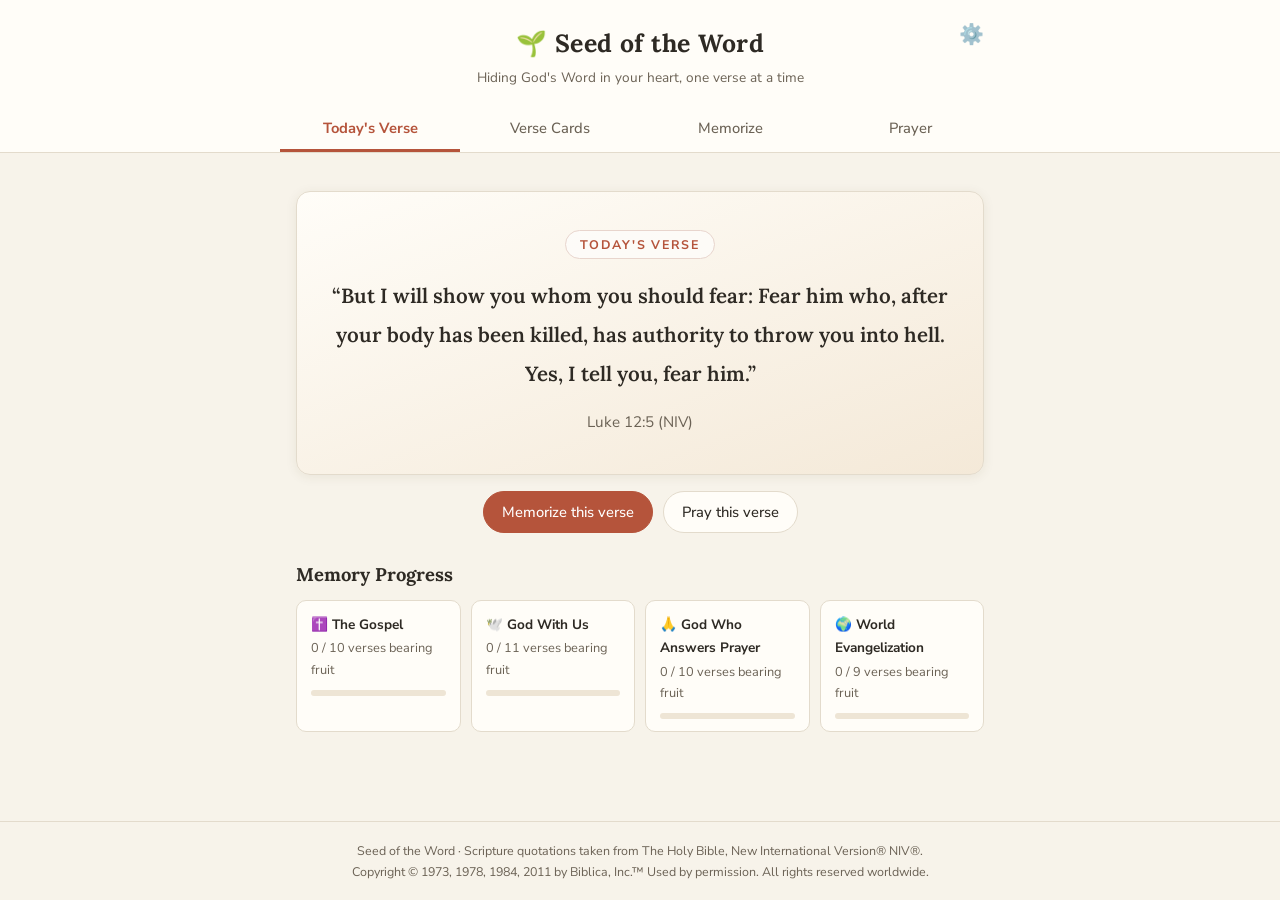
<file: index.html>
<!DOCTYPE html>
<html lang="en">
<head>
  <meta charset="UTF-8">
  <meta name="viewport" content="width=device-width, initial-scale=1.0">
  <title>Seed of the Word — Scripture Memory</title>
  <link rel="icon" href="data:image/svg+xml,<svg xmlns=%22http://www.w3.org/2000/svg%22 viewBox=%220 0 100 100%22><text y=%22.9em%22 font-size=%2290%22>🌱</text></svg>">
  <link rel="preconnect" href="https://fonts.googleapis.com">
  <link rel="preconnect" href="https://fonts.gstatic.com" crossorigin>
  <link href="https://fonts.googleapis.com/css2?family=Lora:ital,wght@0,400;0,600;0,700;1,400&family=Nunito+Sans:wght@400;600;700&display=swap" rel="stylesheet">
  <link rel="stylesheet" href="styles.css">
</head>
<body>

  <header class="app-header">
    <div class="header-inner">
      <h1 class="app-title">🌱 Seed of the Word</h1>
      <p class="app-subtitle">Hiding God's Word in your heart, one verse at a time</p>
      <button id="btn-settings" class="icon-btn" title="Settings (API keys)">⚙️</button>
    </div>
    <nav class="tabs">
      <button class="tab active" data-view="home">Today's Verse</button>
      <button class="tab" data-view="browse">Verse Cards</button>
      <button class="tab" data-view="memorize">Memorize</button>
      <button class="tab" data-view="prayer">Prayer</button>
    </nav>
  </header>

  <main>
    <!-- ═══════════ Today's Verse ═══════════ -->
    <section id="view-home" class="view active">
      <div class="today-card" id="today-card">
        <div class="today-label">TODAY'S VERSE</div>
        <p class="today-text" id="today-text"></p>
        <p class="today-ref" id="today-ref"></p>
      </div>
      <div class="today-actions">
        <button class="btn primary" id="btn-today-memorize">Memorize this verse</button>
        <button class="btn" id="btn-today-prayer">Pray this verse</button>
      </div>

      <div class="progress-summary">
        <h2 class="section-title">Memory Progress</h2>
        <div id="progress-grid" class="progress-grid"></div>
      </div>
    </section>

    <!-- ═══════════ Verse Cards (browse by theme) ═══════════ -->
    <section id="view-browse" class="view">
      <div id="theme-chips" class="theme-chips"></div>
      <div id="verse-list" class="verse-list"></div>
    </section>

    <!-- ═══════════ Memorize ═══════════ -->
    <section id="view-memorize" class="view">
      <div class="memorize-setup" id="memorize-setup">
        <h2 class="section-title">Choose a verse to memorize</h2>
        <select id="memo-theme-select" class="select"></select>
        <select id="memo-verse-select" class="select"></select>
        <div class="mode-buttons">
          <button class="btn primary" data-mode="flashcard">📇 Flashcard</button>
          <button class="btn primary" data-mode="blanks">✏️ Fill in the Blanks</button>
          <button class="btn primary" data-mode="typing">⌨️ Type It Out</button>
        </div>
      </div>

      <div class="memorize-stage hidden" id="memorize-stage">
        <button class="back-link" id="btn-memo-back">← Choose another verse</button>
        <div id="memo-content"></div>
      </div>
    </section>

    <!-- ═══════════ Prayer ═══════════ -->
    <section id="view-prayer" class="view">
      <h2 class="section-title">Praying the Word</h2>
      <p class="hint">Choose a verse and we'll craft a prayer that holds on to God's heart and promises in that passage.</p>
      <select id="prayer-theme-select" class="select"></select>
      <select id="prayer-verse-select" class="select"></select>
      <div class="prayer-verse-preview" id="prayer-verse-preview"></div>
      <textarea id="prayer-topic" class="textarea" rows="2"
        placeholder="(Optional) Anything you'd like to pray about? e.g. my family's salvation, missionaries overseas"></textarea>
      <button class="btn primary" id="btn-generate-prayer">🙏 Write a Prayer</button>
      <div id="prayer-result" class="prayer-result hidden">
        <div class="prayer-text" id="prayer-text"></div>
        <div class="row-actions">
          <button class="btn" id="btn-copy-prayer">Copy</button>
        </div>
      </div>
      <div id="prayer-status" class="status-line"></div>
    </section>
  </main>

  <!-- ═══════════ Verse detail modal ═══════════ -->
  <div class="modal-backdrop hidden" id="verse-modal">
    <div class="modal">
      <button class="modal-close" data-close="verse-modal">✕</button>
      <div class="verse-detail">
        <div class="verse-detail-image" id="verse-detail-image"></div>
        <p class="verse-detail-text" id="verse-detail-text"></p>
        <p class="verse-detail-ref" id="verse-detail-ref"></p>
        <div class="row-actions">
          <button class="btn" id="btn-detail-memorize">Memorize</button>
          <button class="btn" id="btn-detail-prayer">Write a prayer</button>
          <button class="btn" id="btn-detail-image">🎨 Generate card image</button>
        </div>
        <div id="image-status" class="status-line"></div>
      </div>
    </div>
  </div>

  <!-- ═══════════ Settings modal ═══════════ -->
  <div class="modal-backdrop hidden" id="settings-modal">
    <div class="modal">
      <button class="modal-close" data-close="settings-modal">✕</button>
      <h2 class="section-title">Settings — API Keys</h2>
      <p class="hint">Your keys are stored only in this browser (localStorage) and are sent directly to each service only when you use that feature.</p>

      <label class="field-label">Anthropic API key <span class="field-note">(prayer writing)</span></label>
      <input type="password" id="input-anthropic-key" class="input" placeholder="sk-ant-...">
      <p class="hint small">Get one at <a href="https://platform.claude.com/" target="_blank" rel="noopener">platform.claude.com</a>.</p>

      <label class="field-label">Higgsfield API key <span class="field-note">(image generation)</span></label>
      <input type="password" id="input-hf-key" class="input" placeholder="hf-api-key">
      <label class="field-label">Higgsfield API secret</label>
      <input type="password" id="input-hf-secret" class="input" placeholder="hf-secret">
      <p class="hint small">Get your key and secret at <a href="https://higgsfield.ai/" target="_blank" rel="noopener">higgsfield.ai</a>.</p>

      <div class="row-actions">
        <button class="btn primary" id="btn-save-settings">Save</button>
      </div>
      <div id="settings-status" class="status-line"></div>
    </div>
  </div>

  <footer class="app-footer">
    Seed of the Word · Scripture quotations taken from The Holy Bible, New International Version® NIV®.<br>
    Copyright © 1973, 1978, 1984, 2011 by Biblica, Inc.™ Used by permission. All rights reserved worldwide.
  </footer>

  <script src="verses.js"></script>
  <script src="app.js"></script>
</body>
</html>
</file>
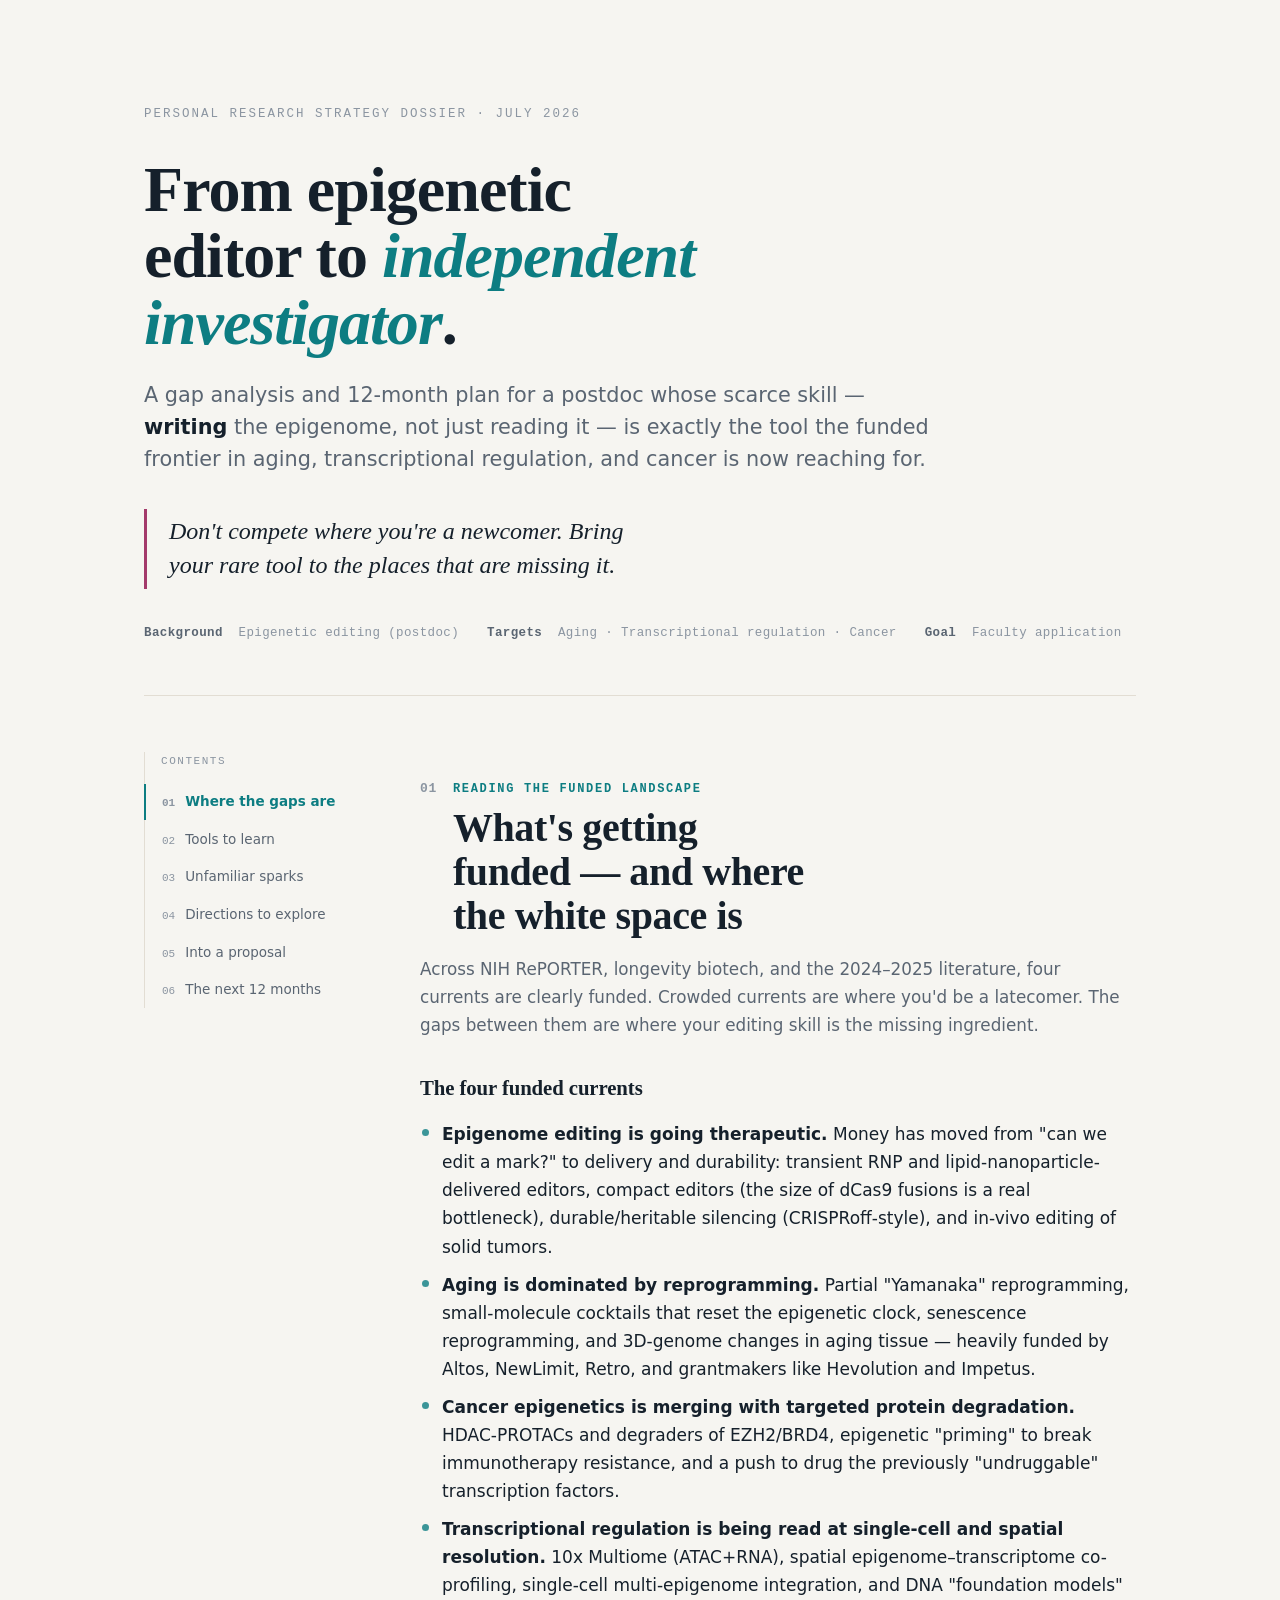
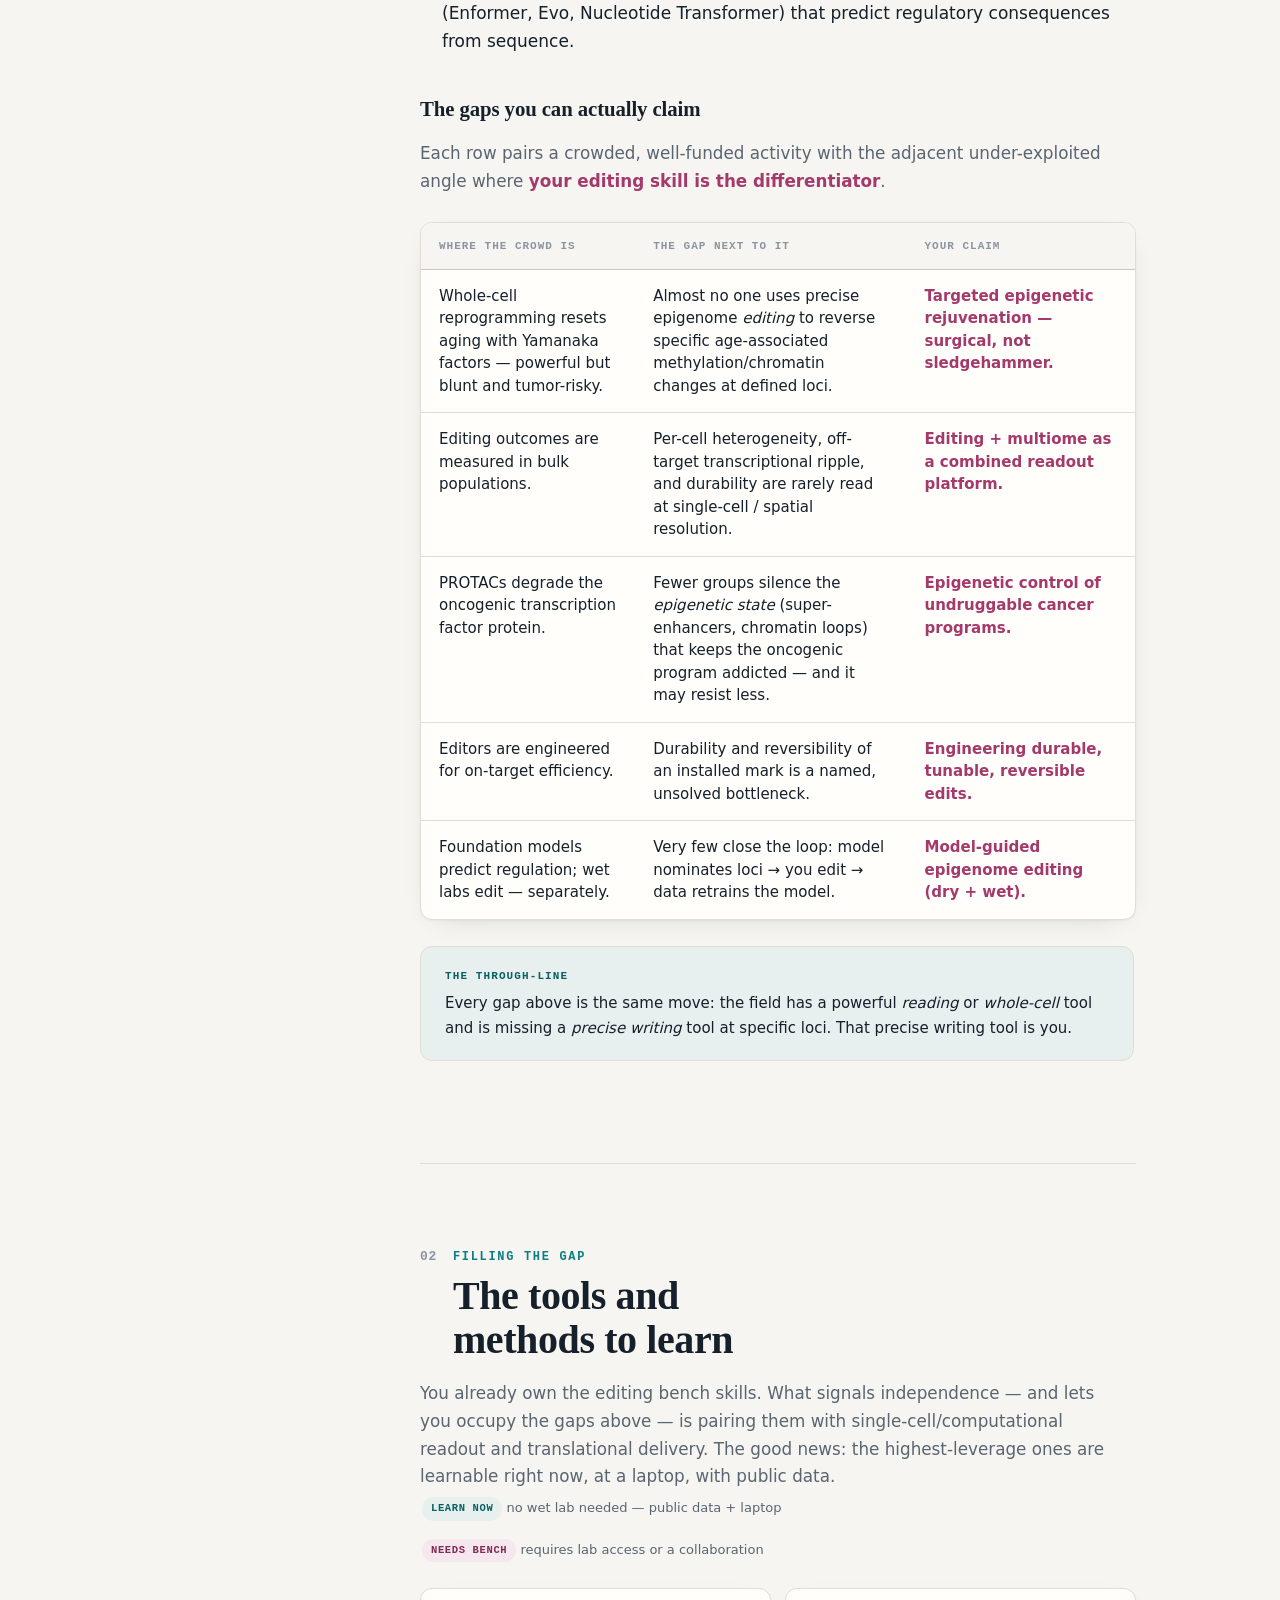
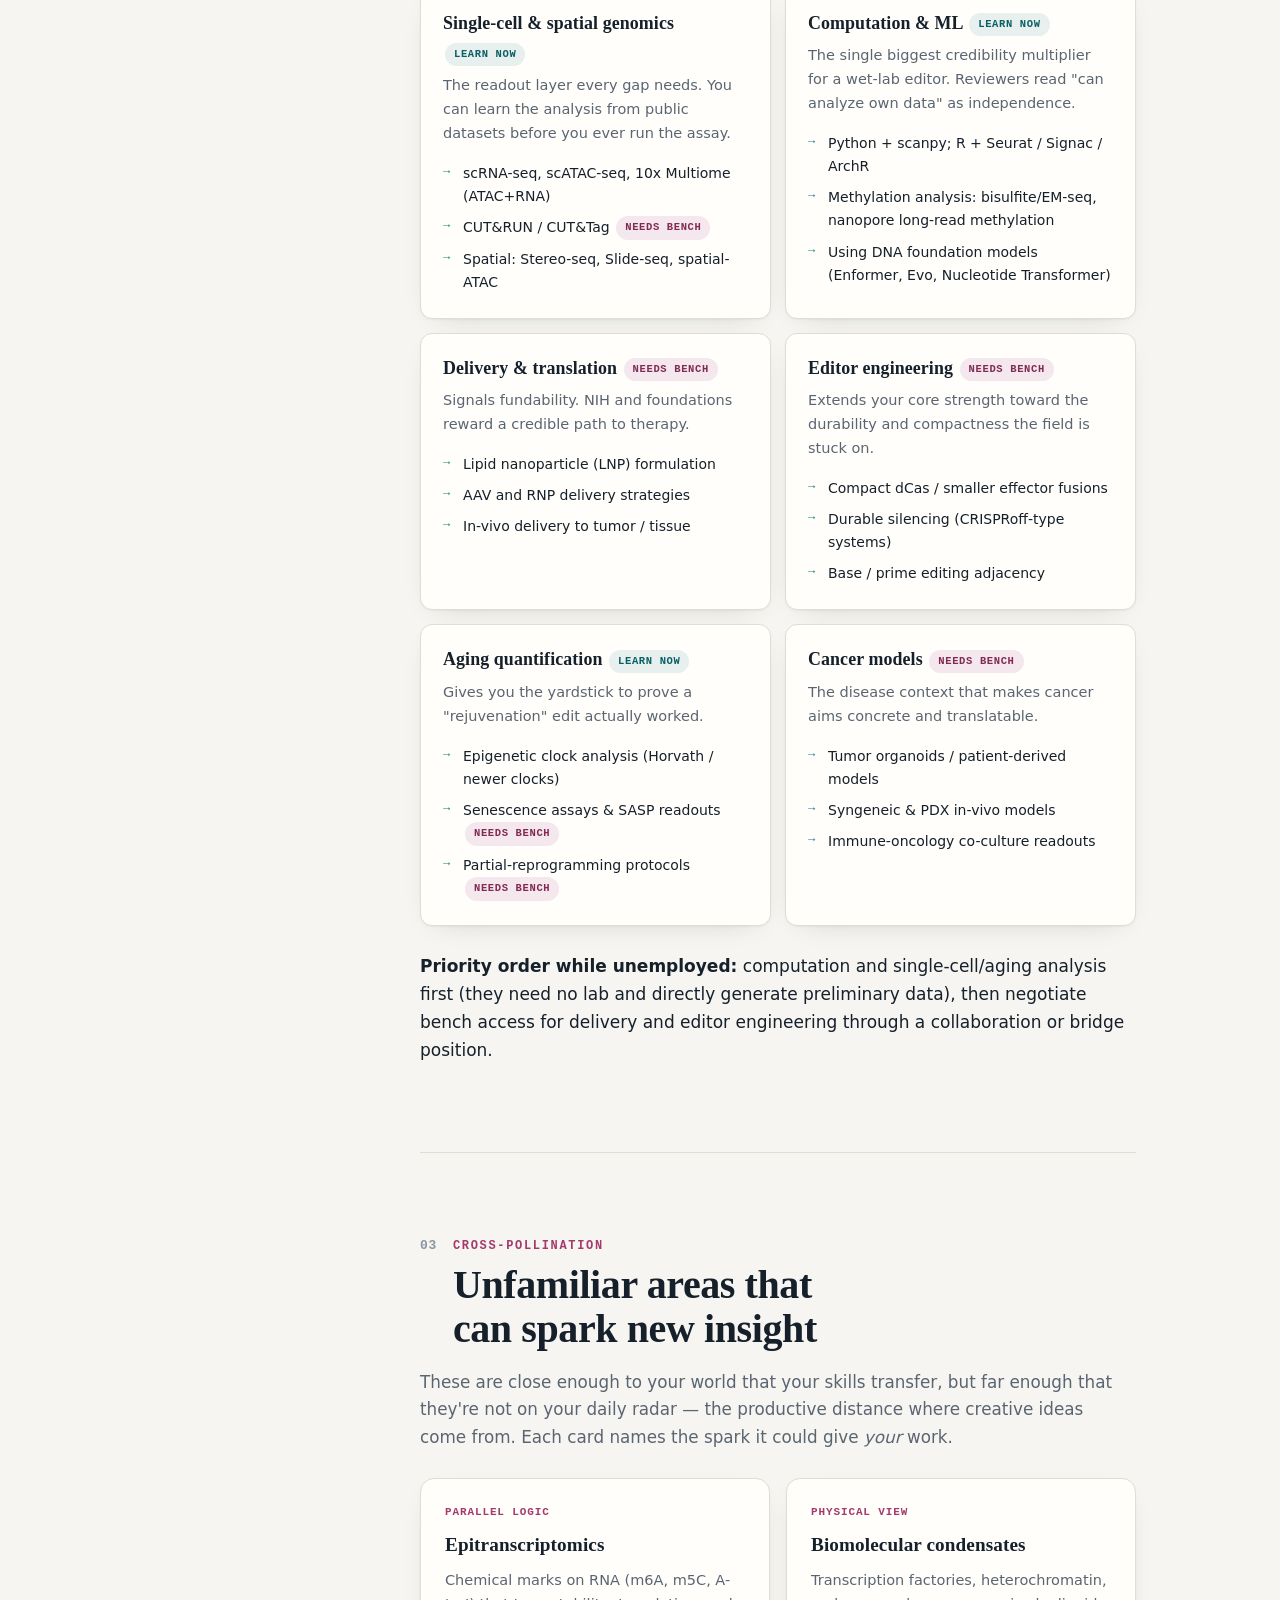
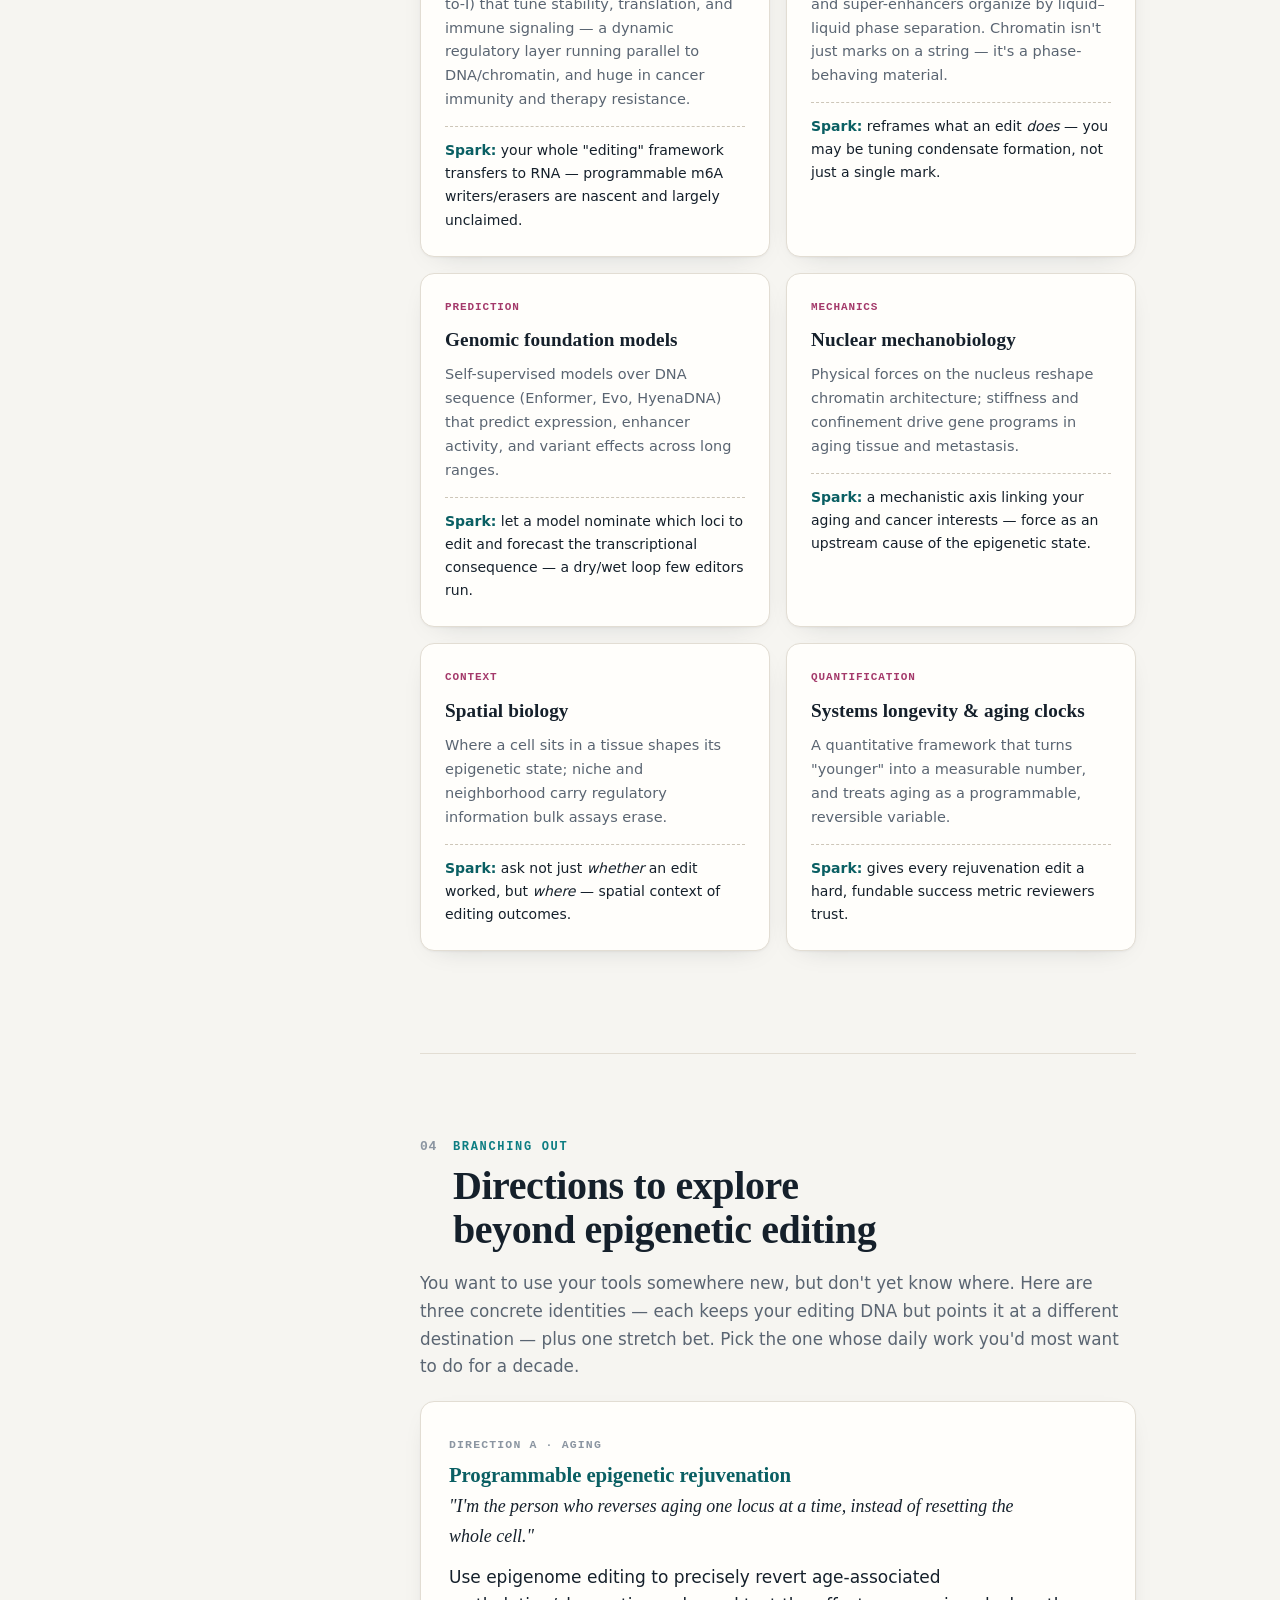
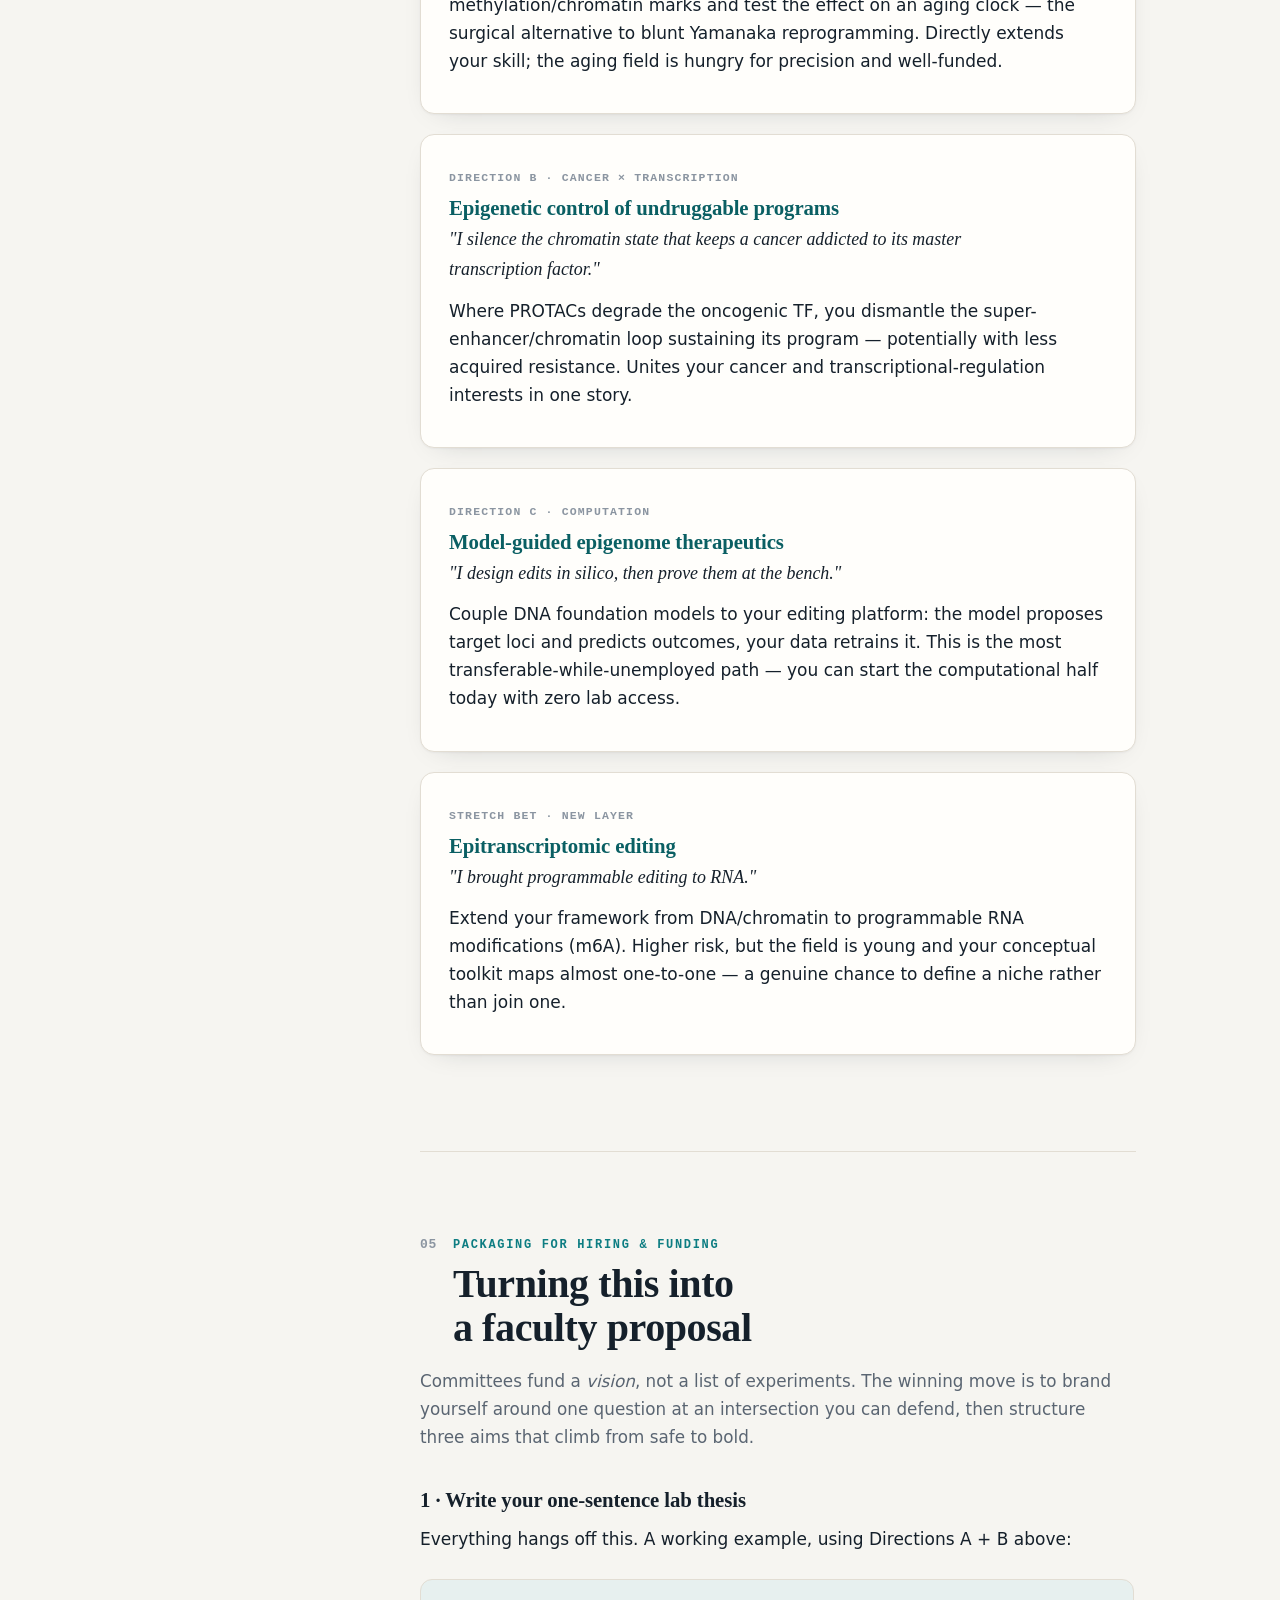
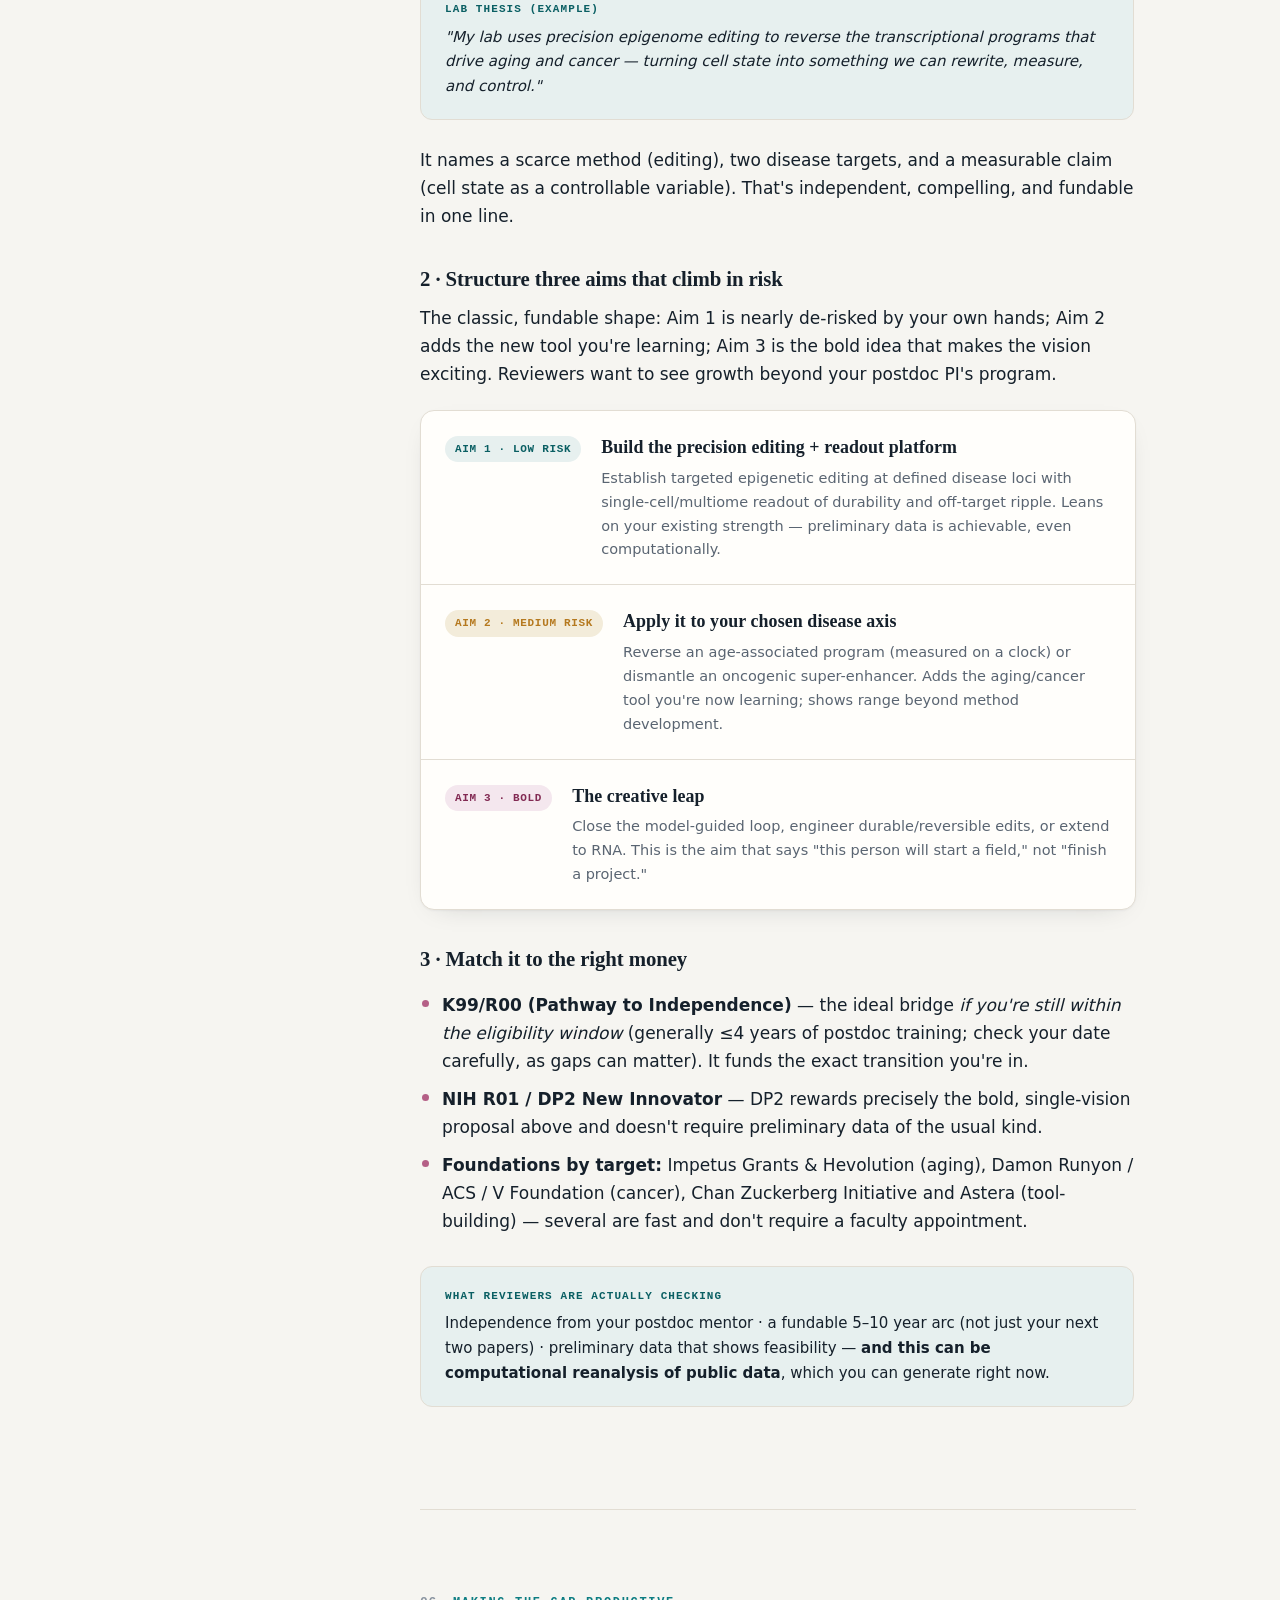
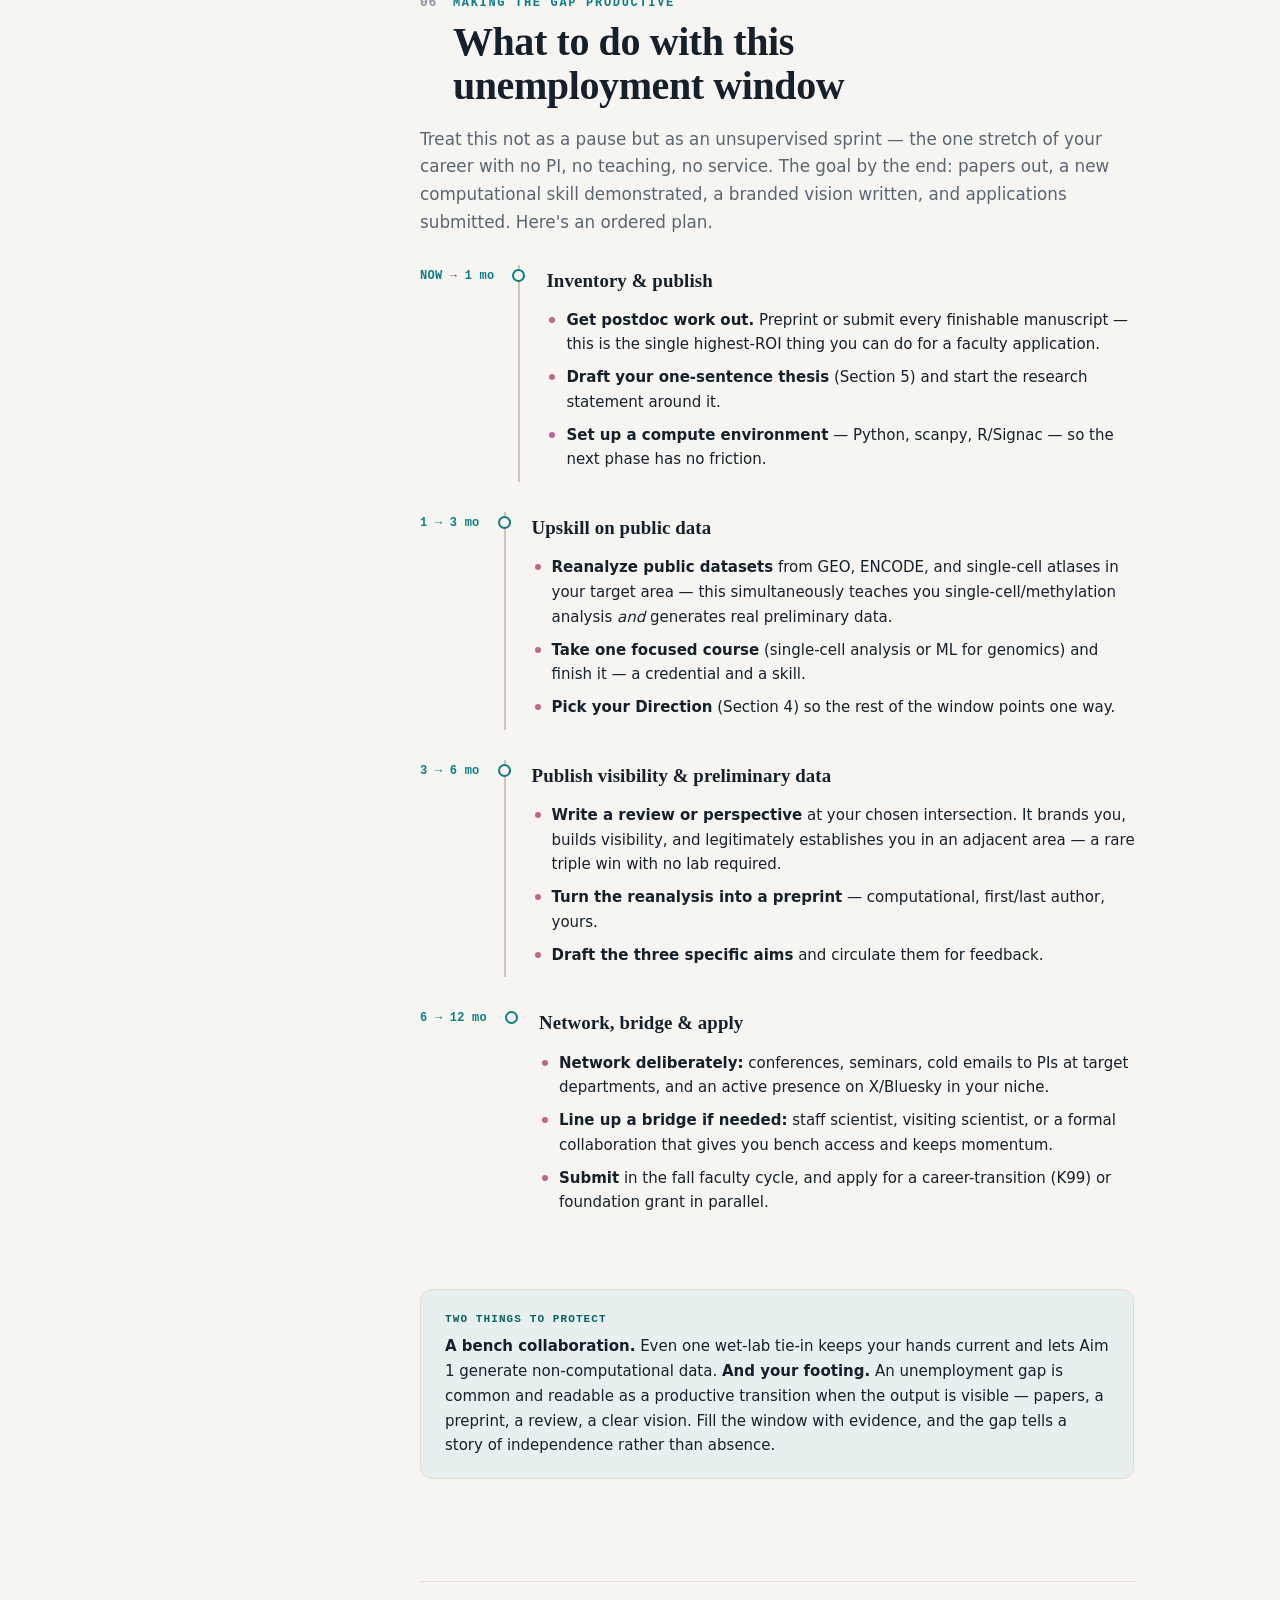
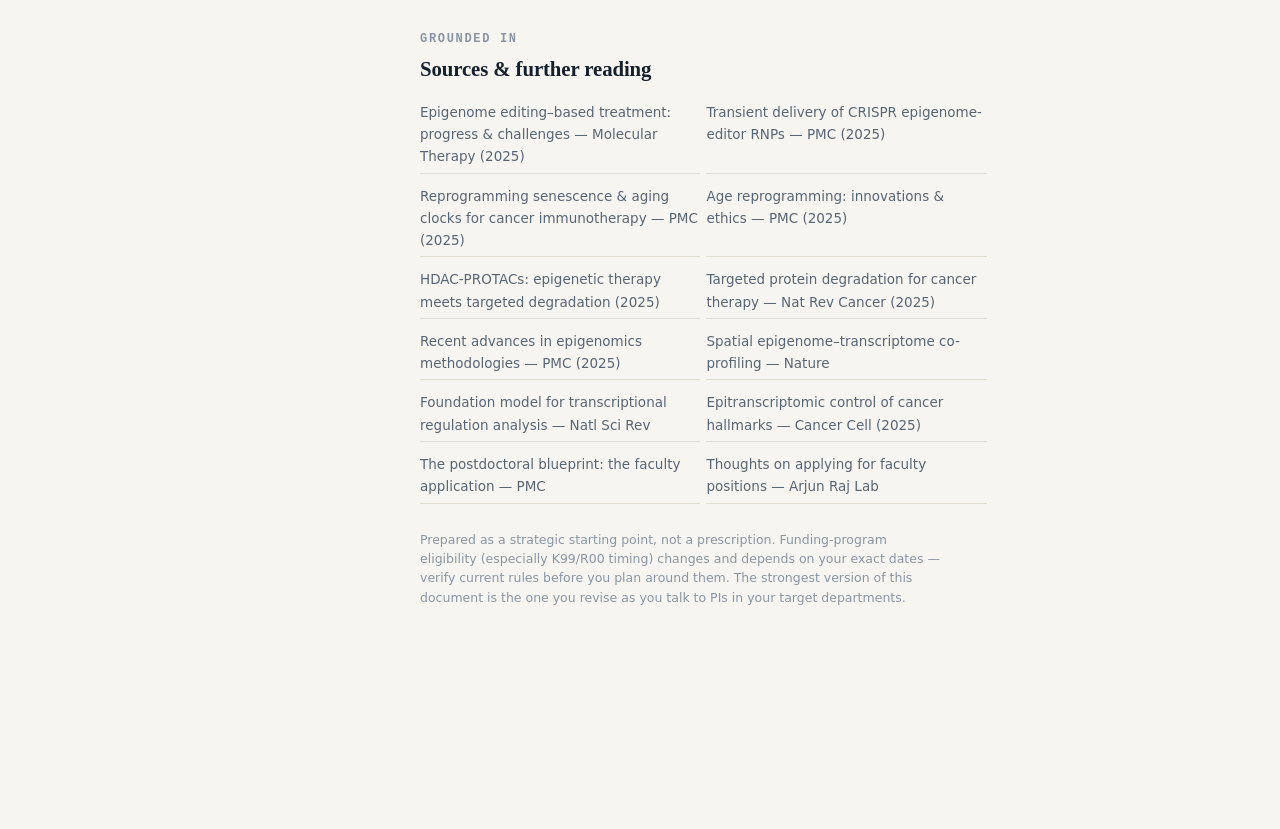
<file: research-strategy-dossier.html>
<!doctype html>
<html lang="en">
<head>
<meta charset="utf-8">
<meta name="viewport" content="width=device-width, initial-scale=1">
<title>Research Strategy Dossier — Epigenetic Editing to Independent Investigator</title>
<body>
<style>
  :root{
    --paper:#f6f5f1;
    --surface:#fffefb;
    --ink:#15202b;
    --muted:#5a6572;
    --faint:#8b95a1;
    --line:#e2ddd3;
    --line-strong:#cdc6b8;
    --teal:#0d7d82;
    --teal-deep:#0a5f63;
    --plum:#a43a6b;
    --plum-deep:#822a53;
    --amber:#b5791f;
    --tint-teal:#e7f0ef;
    --tint-plum:#f4e7ee;
    --shadow:0 1px 2px rgba(21,32,43,.04),0 8px 28px -18px rgba(21,32,43,.28);
    --measure:66ch;
    --serif:"Iowan Old Style","Charter","Palatino Linotype",Palatino,Georgia,"Times New Roman",serif;
    --sans:ui-sans-serif,system-ui,-apple-system,"Segoe UI",Roboto,Helvetica,Arial,sans-serif;
    --mono:ui-monospace,"SF Mono","JetBrains Mono",Menlo,Consolas,monospace;
  }
  @media (prefers-color-scheme:dark){
    :root{
      --paper:#0f1319;
      --surface:#161c24;
      --ink:#e8ecf1;
      --muted:#9aa6b3;
      --faint:#6b7683;
      --line:#26303b;
      --line-strong:#33404d;
      --teal:#3fb6ba;
      --teal-deep:#2b9a9e;
      --plum:#e06a9d;
      --plum-deep:#c9578a;
      --amber:#d9a34a;
      --tint-teal:#122a2b;
      --tint-plum:#2a1620;
      --shadow:0 1px 2px rgba(0,0,0,.3),0 10px 34px -18px rgba(0,0,0,.7);
    }
  }
  :root[data-theme="light"]{
    --paper:#f6f5f1;--surface:#fffefb;--ink:#15202b;--muted:#5a6572;--faint:#8b95a1;
    --line:#e2ddd3;--line-strong:#cdc6b8;--teal:#0d7d82;--teal-deep:#0a5f63;--plum:#a43a6b;
    --plum-deep:#822a53;--amber:#b5791f;--tint-teal:#e7f0ef;--tint-plum:#f4e7ee;
    --shadow:0 1px 2px rgba(21,32,43,.04),0 8px 28px -18px rgba(21,32,43,.28);
  }
  :root[data-theme="dark"]{
    --paper:#0f1319;--surface:#161c24;--ink:#e8ecf1;--muted:#9aa6b3;--faint:#6b7683;
    --line:#26303b;--line-strong:#33404d;--teal:#3fb6ba;--teal-deep:#2b9a9e;--plum:#e06a9d;
    --plum-deep:#c9578a;--amber:#d9a34a;--tint-teal:#122a2b;--tint-plum:#2a1620;
    --shadow:0 1px 2px rgba(0,0,0,.3),0 10px 34px -18px rgba(0,0,0,.7);
  }

  *{box-sizing:border-box}
  html{scroll-behavior:smooth}
  @media (prefers-reduced-motion:reduce){html{scroll-behavior:auto}}
  body{
    margin:0;background:var(--paper);color:var(--ink);
    font-family:var(--sans);font-size:17px;line-height:1.65;
    -webkit-font-smoothing:antialiased;text-rendering:optimizeLegibility;
  }
  .wrap{max-width:1120px;margin:0 auto;padding:0 clamp(20px,5vw,64px)}
  .layout{display:grid;grid-template-columns:1fr;gap:0}
  @media(min-width:940px){
    .layout{grid-template-columns:220px minmax(0,1fr);gap:56px;align-items:start}
  }

  /* ---- eyebrow / labels ---- */
  .eyebrow{
    font-family:var(--mono);font-size:12px;letter-spacing:.14em;text-transform:uppercase;
    color:var(--teal);font-weight:600;
  }
  .plum .eyebrow{color:var(--plum)}

  /* ---- hero ---- */
  .hero{padding:clamp(56px,9vw,104px) 0 clamp(30px,5vw,52px);border-bottom:1px solid var(--line)}
  .hero .kicker{font-family:var(--mono);font-size:12.5px;letter-spacing:.16em;text-transform:uppercase;color:var(--faint)}
  .hero h1{
    font-family:var(--serif);font-weight:600;line-height:1.04;
    font-size:clamp(2.3rem,6vw,4rem);letter-spacing:-.015em;margin:.5em 0 .35em;
    text-wrap:balance;max-width:20ch;
  }
  .hero h1 em{font-style:italic;color:var(--teal)}
  .lede{font-size:clamp(1.05rem,2.3vw,1.3rem);color:var(--muted);max-width:60ch;line-height:1.55}
  .lede strong{color:var(--ink);font-weight:600}
  .thesis{
    margin-top:34px;border-left:3px solid var(--plum);padding:6px 0 6px 22px;
    font-family:var(--serif);font-size:clamp(1.15rem,2.6vw,1.5rem);line-height:1.4;
    max-width:44ch;font-style:italic;
  }
  .meta-row{display:flex;flex-wrap:wrap;gap:10px 28px;margin-top:34px;font-family:var(--mono);font-size:12.5px;color:var(--faint);letter-spacing:.03em}
  .meta-row b{color:var(--muted);font-weight:600}

  /* ---- sidebar nav ---- */
  .side{position:sticky;top:0;align-self:start;display:none}
  @media(min-width:940px){.side{display:block;padding-top:56px}}
  .side nav{display:flex;flex-direction:column;gap:2px;border-left:1px solid var(--line)}
  .side a{
    text-decoration:none;color:var(--muted);font-size:13.5px;line-height:1.3;
    padding:9px 0 9px 16px;margin-left:-1px;border-left:2px solid transparent;transition:color .15s,border-color .15s;
    display:flex;gap:10px;align-items:baseline;
  }
  .side a:hover{color:var(--ink);border-left-color:var(--line-strong)}
  .side a .n{font-family:var(--mono);font-size:11px;color:var(--faint)}
  .side a.active{color:var(--teal);border-left-color:var(--teal);font-weight:600}
  .side .kicker{font-family:var(--mono);font-size:11px;letter-spacing:.14em;text-transform:uppercase;color:var(--faint);padding:0 0 12px 16px}

  /* ---- section base ---- */
  main{padding-bottom:120px}
  section{padding:clamp(46px,7vw,76px) 0;border-bottom:1px solid var(--line)}
  section:last-child{border-bottom:0}
  .sec-head{display:flex;gap:16px;align-items:baseline;margin-bottom:8px}
  .sec-num{font-family:var(--mono);font-size:13px;color:var(--faint);font-weight:600;letter-spacing:.05em;flex:none}
  h2{
    font-family:var(--serif);font-weight:600;font-size:clamp(1.7rem,4vw,2.5rem);
    line-height:1.1;letter-spacing:-.01em;margin:.15em 0 0;text-wrap:balance;max-width:22ch;
  }
  .sec-intro{color:var(--muted);max-width:var(--measure);margin:18px 0 6px;font-size:1.05rem}
  h3{font-family:var(--serif);font-weight:600;font-size:1.3rem;letter-spacing:-.005em;margin:36px 0 6px;line-height:1.25}
  h4{font-family:var(--sans);font-weight:700;font-size:.95rem;margin:24px 0 4px;letter-spacing:.005em}
  p{max-width:var(--measure);margin:12px 0}
  strong{font-weight:650}
  a.inline{color:var(--teal-deep);text-decoration:underline;text-decoration-color:var(--line-strong);text-underline-offset:2px}
  :root[data-theme="dark"] a.inline,@media(prefers-color-scheme:dark){a.inline{color:var(--teal)}}

  /* ---- prose lists ---- */
  ul.clean{list-style:none;padding:0;margin:14px 0;max-width:var(--measure)}
  ul.clean li{position:relative;padding:5px 0 5px 22px;color:var(--ink)}
  ul.clean li::before{content:"";position:absolute;left:2px;top:14px;width:7px;height:7px;border-radius:50%;background:var(--teal);opacity:.8}
  ul.clean.plum li::before{background:var(--plum)}

  /* ---- gap matrix table ---- */
  .table-scroll{overflow-x:auto;margin:26px 0;border:1px solid var(--line);border-radius:12px;background:var(--surface);box-shadow:var(--shadow)}
  table{border-collapse:collapse;width:100%;min-width:640px;font-size:15px}
  thead th{
    text-align:left;font-family:var(--mono);font-size:11px;letter-spacing:.09em;text-transform:uppercase;
    color:var(--faint);font-weight:600;padding:14px 18px;border-bottom:1px solid var(--line-strong);background:var(--paper);
  }
  tbody td{padding:15px 18px;border-bottom:1px solid var(--line);vertical-align:top;line-height:1.5}
  tbody tr:last-child td{border-bottom:0}
  td .crowded{color:var(--muted)}
  td .open{color:var(--ink)}
  .claim{font-weight:650;color:var(--plum)}
  :root[data-theme="dark"] .claim{color:var(--plum)}

  /* ---- tool checklist grid ---- */
  .tools{display:grid;grid-template-columns:1fr;gap:14px;margin:26px 0}
  @media(min-width:680px){.tools{grid-template-columns:1fr 1fr}}
  .tool{
    border:1px solid var(--line);border-radius:12px;padding:20px 22px;background:var(--surface);box-shadow:var(--shadow);
  }
  .tool h4{margin:0 0 4px;font-family:var(--serif);font-size:1.12rem;font-weight:600}
  .tool p{margin:6px 0 0;font-size:14.5px;color:var(--muted);max-width:none}
  .tool ul{list-style:none;padding:0;margin:12px 0 0}
  .tool li{font-size:14px;padding:4px 0 4px 20px;position:relative;color:var(--ink)}
  .tool li::before{content:"→";position:absolute;left:0;color:var(--teal);font-family:var(--mono);font-size:12px;top:5px}
  .badge{display:inline-block;font-family:var(--mono);font-size:10.5px;letter-spacing:.06em;text-transform:uppercase;padding:3px 9px;border-radius:100px;font-weight:600;vertical-align:middle;margin-left:2px}
  .badge.now{background:var(--tint-teal);color:var(--teal-deep)}
  :root[data-theme="dark"] .badge.now{color:var(--teal)}
  .badge.bench{background:var(--tint-plum);color:var(--plum-deep)}
  :root[data-theme="dark"] .badge.bench{color:var(--plum)}
  .legend{display:flex;gap:18px;flex-wrap:wrap;font-size:13px;color:var(--muted);margin:4px 0 0}

  /* ---- adjacency cards ---- */
  .cards{display:grid;grid-template-columns:1fr;gap:16px;margin:26px 0}
  @media(min-width:680px){.cards{grid-template-columns:1fr 1fr}}
  .card{
    border:1px solid var(--line);border-radius:14px;padding:24px;background:var(--surface);box-shadow:var(--shadow);
    display:flex;flex-direction:column;gap:8px;
  }
  .card .tag{font-family:var(--mono);font-size:11px;letter-spacing:.08em;text-transform:uppercase;color:var(--plum);font-weight:600}
  .card h4{font-family:var(--serif);font-size:1.2rem;font-weight:600;margin:0}
  .card p{margin:0;font-size:14.5px;color:var(--muted);max-width:none}
  .card .spark{margin-top:6px;padding-top:12px;border-top:1px dashed var(--line-strong);font-size:14px}
  .card .spark b{color:var(--teal-deep);font-weight:650}
  :root[data-theme="dark"] .card .spark b{color:var(--teal)}

  /* ---- pivot directions ---- */
  .pivot{border:1px solid var(--line);border-radius:14px;background:var(--surface);box-shadow:var(--shadow);padding:26px 28px;margin:20px 0}
  .pivot .lbl{font-family:var(--mono);font-size:11.5px;letter-spacing:.1em;text-transform:uppercase;color:var(--faint);font-weight:600}
  .pivot h3{margin:6px 0 4px;color:var(--teal-deep)}
  :root[data-theme="dark"] .pivot h3{color:var(--teal)}
  .pivot p{max-width:64ch}
  .pivot .become{font-family:var(--serif);font-style:italic;font-size:1.12rem;color:var(--ink);margin:2px 0 10px}

  /* ---- aims ---- */
  .aims{display:grid;grid-template-columns:1fr;gap:0;margin:22px 0;border:1px solid var(--line);border-radius:14px;overflow:hidden;background:var(--surface);box-shadow:var(--shadow)}
  .aim{padding:22px 24px;border-bottom:1px solid var(--line);display:grid;grid-template-columns:auto 1fr;gap:20px;align-items:start}
  .aim:last-child{border-bottom:0}
  .aim .risk{font-family:var(--mono);font-size:11px;letter-spacing:.06em;text-transform:uppercase;font-weight:600;writing-mode:horizontal-tb;white-space:nowrap;padding:4px 10px;border-radius:100px;align-self:start;margin-top:3px}
  .risk.low{background:var(--tint-teal);color:var(--teal-deep)}
  .risk.med{background:#f3ecda;color:var(--amber)}
  .risk.bold{background:var(--tint-plum);color:var(--plum-deep)}
  :root[data-theme="dark"] .risk.low{color:var(--teal)}
  :root[data-theme="dark"] .risk.med{background:#2c2415;color:var(--amber)}
  :root[data-theme="dark"] .risk.bold{color:var(--plum)}
  .aim h4{margin:0 0 4px;font-family:var(--serif);font-size:1.12rem;font-weight:600}
  .aim p{margin:0;font-size:14.5px;color:var(--muted);max-width:none}

  /* ---- timeline ---- */
  .timeline{margin:28px 0 0;position:relative}
  .phase{display:grid;grid-template-columns:auto 1fr;gap:24px;padding:0 0 30px;position:relative}
  .phase .when{font-family:var(--mono);font-size:12px;font-weight:600;color:var(--teal);white-space:nowrap;text-align:right;padding-top:2px;letter-spacing:.02em}
  .phase .body{border-left:2px solid var(--line-strong);padding:0 0 6px 26px;position:relative}
  .phase:last-child .body{border-left-color:transparent}
  .phase .dot{position:absolute;left:-8px;top:4px;width:13px;height:13px;border-radius:50%;background:var(--paper);border:2.5px solid var(--teal)}
  .phase:nth-child(2) .dot{border-color:var(--teal)}
  .phase h4{margin:0 0 6px;font-family:var(--serif);font-size:1.18rem;font-weight:600}
  .phase ul{list-style:none;padding:0;margin:8px 0 0;max-width:60ch}
  .phase li{position:relative;padding:4px 0 4px 20px;font-size:15px;color:var(--ink)}
  .phase li::before{content:"";position:absolute;left:3px;top:13px;width:6px;height:6px;border-radius:50%;background:var(--plum);opacity:.75}
  .phase li b{font-weight:650}
  @media(max-width:560px){
    .phase{grid-template-columns:1fr;gap:6px}
    .phase .when{text-align:left}
    .phase .body{border-left:none;padding-left:0}
    .phase .dot{display:none}
  }

  /* ---- callout ---- */
  .callout{background:var(--tint-teal);border:1px solid var(--line);border-radius:12px;padding:20px 24px;margin:26px 0;max-width:var(--measure)}
  .callout p{margin:0;max-width:none;font-size:15px}
  .callout .h{font-family:var(--mono);font-size:11px;letter-spacing:.1em;text-transform:uppercase;color:var(--teal-deep);font-weight:600;display:block;margin-bottom:6px}
  :root[data-theme="dark"] .callout .h{color:var(--teal)}

  /* ---- footer / sources ---- */
  footer{padding:48px 0 90px;color:var(--muted)}
  footer .eyebrow{color:var(--faint)}
  footer h3{font-family:var(--serif);margin:6px 0 14px;color:var(--ink)}
  .src{display:grid;grid-template-columns:1fr;gap:6px;max-width:var(--measure);font-size:13.5px}
  @media(min-width:680px){.src{grid-template-columns:1fr 1fr}}
  .src a{color:var(--muted);text-decoration:none;border-bottom:1px solid var(--line);padding:5px 0;display:block}
  .src a:hover{color:var(--teal);border-color:var(--teal)}
  .disc{font-size:12.5px;color:var(--faint);max-width:var(--measure);margin-top:26px;line-height:1.55}

  .fade{opacity:0;transform:translateY(10px);animation:rise .7s cubic-bezier(.2,.7,.2,1) forwards}
  @media(prefers-reduced-motion:reduce){.fade{opacity:1;transform:none;animation:none}}
  @keyframes rise{to{opacity:1;transform:none}}
</style>

<div class="wrap">
  <header class="hero fade">
    <div class="kicker">Personal Research Strategy Dossier · July 2026</div>
    <h1>From epigenetic editor to <em>independent investigator</em>.</h1>
    <p class="lede">A gap analysis and 12-month plan for a postdoc whose scarce skill — <strong>writing</strong> the epigenome, not just reading it — is exactly the tool the funded frontier in aging, transcriptional regulation, and cancer is now reaching for.</p>
    <div class="thesis">Don't compete where you're a newcomer. Bring your rare tool to the places that are missing it.</div>
    <div class="meta-row">
      <span><b>Background</b> &nbsp;Epigenetic editing (postdoc)</span>
      <span><b>Targets</b> &nbsp;Aging · Transcriptional regulation · Cancer</span>
      <span><b>Goal</b> &nbsp;Faculty application</span>
    </div>
  </header>

  <div class="layout">
    <aside class="side">
      <nav>
        <span class="kicker">Contents</span>
        <a href="#gaps"><span class="n">01</span> Where the gaps are</a>
        <a href="#tools"><span class="n">02</span> Tools to learn</a>
        <a href="#adjacent"><span class="n">03</span> Unfamiliar sparks</a>
        <a href="#pivot"><span class="n">04</span> Directions to explore</a>
        <a href="#proposal"><span class="n">05</span> Into a proposal</a>
        <a href="#plan"><span class="n">06</span> The next 12 months</a>
      </nav>
    </aside>

    <main>
      <!-- 01 -->
      <section id="gaps">
        <div class="sec-head"><span class="sec-num">01</span><div><span class="eyebrow">Reading the funded landscape</span><h2>What's getting funded — and where the white space is</h2></div></div>
        <p class="sec-intro">Across NIH RePORTER, longevity biotech, and the 2024–2025 literature, four currents are clearly funded. Crowded currents are where you'd be a latecomer. The gaps between them are where your editing skill is the missing ingredient.</p>

        <h3>The four funded currents</h3>
        <ul class="clean">
          <li><strong>Epigenome editing is going therapeutic.</strong> Money has moved from "can we edit a mark?" to delivery and durability: transient RNP and lipid-nanoparticle-delivered editors, compact editors (the size of dCas9 fusions is a real bottleneck), durable/heritable silencing (CRISPRoff-style), and in-vivo editing of solid tumors.</li>
          <li><strong>Aging is dominated by reprogramming.</strong> Partial "Yamanaka" reprogramming, small-molecule cocktails that reset the epigenetic clock, senescence reprogramming, and 3D-genome changes in aging tissue — heavily funded by Altos, NewLimit, Retro, and grantmakers like Hevolution and Impetus.</li>
          <li><strong>Cancer epigenetics is merging with targeted protein degradation.</strong> HDAC-PROTACs and degraders of EZH2/BRD4, epigenetic "priming" to break immunotherapy resistance, and a push to drug the previously "undruggable" transcription factors.</li>
          <li><strong>Transcriptional regulation is being read at single-cell and spatial resolution.</strong> 10x Multiome (ATAC+RNA), spatial epigenome–transcriptome co-profiling, single-cell multi-epigenome integration, and DNA "foundation models" (Enformer, Evo, Nucleotide Transformer) that predict regulatory consequences from sequence.</li>
        </ul>

        <h3>The gaps you can actually claim</h3>
        <p class="sec-intro">Each row pairs a crowded, well-funded activity with the adjacent under-exploited angle where <span class="claim">your editing skill is the differentiator</span>.</p>
        <div class="table-scroll">
          <table>
            <thead><tr><th style="width:30%">Where the crowd is</th><th style="width:38%">The gap next to it</th><th style="width:32%">Your claim</th></tr></thead>
            <tbody>
              <tr>
                <td class="crowded">Whole-cell reprogramming resets aging with Yamanaka factors — powerful but blunt and tumor-risky.</td>
                <td class="open">Almost no one uses precise epigenome <em>editing</em> to reverse specific age-associated methylation/chromatin changes at defined loci.</td>
                <td class="claim">Targeted epigenetic rejuvenation — surgical, not sledgehammer.</td>
              </tr>
              <tr>
                <td class="crowded">Editing outcomes are measured in bulk populations.</td>
                <td class="open">Per-cell heterogeneity, off-target transcriptional ripple, and durability are rarely read at single-cell / spatial resolution.</td>
                <td class="claim">Editing + multiome as a combined readout platform.</td>
              </tr>
              <tr>
                <td class="crowded">PROTACs degrade the oncogenic transcription factor protein.</td>
                <td class="open">Fewer groups silence the <em>epigenetic state</em> (super-enhancers, chromatin loops) that keeps the oncogenic program addicted — and it may resist less.</td>
                <td class="claim">Epigenetic control of undruggable cancer programs.</td>
              </tr>
              <tr>
                <td class="crowded">Editors are engineered for on-target efficiency.</td>
                <td class="open">Durability and reversibility of an installed mark is a named, unsolved bottleneck.</td>
                <td class="claim">Engineering durable, tunable, reversible edits.</td>
              </tr>
              <tr>
                <td class="crowded">Foundation models predict regulation; wet labs edit — separately.</td>
                <td class="open">Very few close the loop: model nominates loci → you edit → data retrains the model.</td>
                <td class="claim">Model-guided epigenome editing (dry + wet).</td>
              </tr>
            </tbody>
          </table>
        </div>
        <div class="callout"><span class="h">The through-line</span><p>Every gap above is the same move: the field has a powerful <em>reading</em> or <em>whole-cell</em> tool and is missing a <em>precise writing</em> tool at specific loci. That precise writing tool is you.</p></div>
      </section>

      <!-- 02 -->
      <section id="tools">
        <div class="sec-head"><span class="sec-num">02</span><div><span class="eyebrow">Filling the gap</span><h2>The tools and methods to learn</h2></div></div>
        <p class="sec-intro">You already own the editing bench skills. What signals independence — and lets you occupy the gaps above — is pairing them with single-cell/computational readout and translational delivery. The good news: the highest-leverage ones are learnable right now, at a laptop, with public data.</p>
        <div class="legend">
          <span><span class="badge now">learn now</span> no wet lab needed — public data + laptop</span>
          <span><span class="badge bench">needs bench</span> requires lab access or a collaboration</span>
        </div>

        <div class="tools">
          <div class="tool">
            <h4>Single-cell &amp; spatial genomics <span class="badge now">learn now</span></h4>
            <p>The readout layer every gap needs. You can learn the analysis from public datasets before you ever run the assay.</p>
            <ul>
              <li>scRNA-seq, scATAC-seq, 10x Multiome (ATAC+RNA)</li>
              <li>CUT&amp;RUN / CUT&amp;Tag <span class="badge bench">needs bench</span></li>
              <li>Spatial: Stereo-seq, Slide-seq, spatial-ATAC</li>
            </ul>
          </div>
          <div class="tool">
            <h4>Computation &amp; ML <span class="badge now">learn now</span></h4>
            <p>The single biggest credibility multiplier for a wet-lab editor. Reviewers read "can analyze own data" as independence.</p>
            <ul>
              <li>Python + scanpy; R + Seurat / Signac / ArchR</li>
              <li>Methylation analysis: bisulfite/EM-seq, nanopore long-read methylation</li>
              <li>Using DNA foundation models (Enformer, Evo, Nucleotide Transformer)</li>
            </ul>
          </div>
          <div class="tool">
            <h4>Delivery &amp; translation <span class="badge bench">needs bench</span></h4>
            <p>Signals fundability. NIH and foundations reward a credible path to therapy.</p>
            <ul>
              <li>Lipid nanoparticle (LNP) formulation</li>
              <li>AAV and RNP delivery strategies</li>
              <li>In-vivo delivery to tumor / tissue</li>
            </ul>
          </div>
          <div class="tool">
            <h4>Editor engineering <span class="badge bench">needs bench</span></h4>
            <p>Extends your core strength toward the durability and compactness the field is stuck on.</p>
            <ul>
              <li>Compact dCas / smaller effector fusions</li>
              <li>Durable silencing (CRISPRoff-type systems)</li>
              <li>Base / prime editing adjacency</li>
            </ul>
          </div>
          <div class="tool">
            <h4>Aging quantification <span class="badge now">learn now</span></h4>
            <p>Gives you the yardstick to prove a "rejuvenation" edit actually worked.</p>
            <ul>
              <li>Epigenetic clock analysis (Horvath / newer clocks)</li>
              <li>Senescence assays &amp; SASP readouts <span class="badge bench">needs bench</span></li>
              <li>Partial-reprogramming protocols <span class="badge bench">needs bench</span></li>
            </ul>
          </div>
          <div class="tool">
            <h4>Cancer models <span class="badge bench">needs bench</span></h4>
            <p>The disease context that makes cancer aims concrete and translatable.</p>
            <ul>
              <li>Tumor organoids / patient-derived models</li>
              <li>Syngeneic &amp; PDX in-vivo models</li>
              <li>Immune-oncology co-culture readouts</li>
            </ul>
          </div>
        </div>
        <p><strong>Priority order while unemployed:</strong> computation and single-cell/aging analysis first (they need no lab and directly generate preliminary data), then negotiate bench access for delivery and editor engineering through a collaboration or bridge position.</p>
      </section>

      <!-- 03 -->
      <section id="adjacent" class="plum">
        <div class="sec-head"><span class="sec-num">03</span><div><span class="eyebrow">Cross-pollination</span><h2>Unfamiliar areas that can spark new insight</h2></div></div>
        <p class="sec-intro">These are close enough to your world that your skills transfer, but far enough that they're not on your daily radar — the productive distance where creative ideas come from. Each card names the spark it could give <em>your</em> work.</p>
        <div class="cards">
          <div class="card">
            <span class="tag">Parallel logic</span>
            <h4>Epitranscriptomics</h4>
            <p>Chemical marks on RNA (m6A, m5C, A-to-I) that tune stability, translation, and immune signaling — a dynamic regulatory layer running parallel to DNA/chromatin, and huge in cancer immunity and therapy resistance.</p>
            <div class="spark"><b>Spark:</b> your whole "editing" framework transfers to RNA — programmable m6A writers/erasers are nascent and largely unclaimed.</div>
          </div>
          <div class="card">
            <span class="tag">Physical view</span>
            <h4>Biomolecular condensates</h4>
            <p>Transcription factories, heterochromatin, and super-enhancers organize by liquid–liquid phase separation. Chromatin isn't just marks on a string — it's a phase-behaving material.</p>
            <div class="spark"><b>Spark:</b> reframes what an edit <em>does</em> — you may be tuning condensate formation, not just a single mark.</div>
          </div>
          <div class="card">
            <span class="tag">Prediction</span>
            <h4>Genomic foundation models</h4>
            <p>Self-supervised models over DNA sequence (Enformer, Evo, HyenaDNA) that predict expression, enhancer activity, and variant effects across long ranges.</p>
            <div class="spark"><b>Spark:</b> let a model nominate which loci to edit and forecast the transcriptional consequence — a dry/wet loop few editors run.</div>
          </div>
          <div class="card">
            <span class="tag">Mechanics</span>
            <h4>Nuclear mechanobiology</h4>
            <p>Physical forces on the nucleus reshape chromatin architecture; stiffness and confinement drive gene programs in aging tissue and metastasis.</p>
            <div class="spark"><b>Spark:</b> a mechanistic axis linking your aging and cancer interests — force as an upstream cause of the epigenetic state.</div>
          </div>
          <div class="card">
            <span class="tag">Context</span>
            <h4>Spatial biology</h4>
            <p>Where a cell sits in a tissue shapes its epigenetic state; niche and neighborhood carry regulatory information bulk assays erase.</p>
            <div class="spark"><b>Spark:</b> ask not just <em>whether</em> an edit worked, but <em>where</em> — spatial context of editing outcomes.</div>
          </div>
          <div class="card">
            <span class="tag">Quantification</span>
            <h4>Systems longevity &amp; aging clocks</h4>
            <p>A quantitative framework that turns "younger" into a measurable number, and treats aging as a programmable, reversible variable.</p>
            <div class="spark"><b>Spark:</b> gives every rejuvenation edit a hard, fundable success metric reviewers trust.</div>
          </div>
        </div>
      </section>

      <!-- 04 -->
      <section id="pivot">
        <div class="sec-head"><span class="sec-num">04</span><div><span class="eyebrow">Branching out</span><h2>Directions to explore beyond epigenetic editing</h2></div></div>
        <p class="sec-intro">You want to use your tools somewhere new, but don't yet know where. Here are three concrete identities — each keeps your editing DNA but points it at a different destination — plus one stretch bet. Pick the one whose daily work you'd most want to do for a decade.</p>

        <div class="pivot">
          <span class="lbl">Direction A · Aging</span>
          <h3>Programmable epigenetic rejuvenation</h3>
          <p class="become">"I'm the person who reverses aging one locus at a time, instead of resetting the whole cell."</p>
          <p>Use epigenome editing to precisely revert age-associated methylation/chromatin marks and test the effect on an aging clock — the surgical alternative to blunt Yamanaka reprogramming. Directly extends your skill; the aging field is hungry for precision and well-funded.</p>
        </div>
        <div class="pivot">
          <span class="lbl">Direction B · Cancer × Transcription</span>
          <h3>Epigenetic control of undruggable programs</h3>
          <p class="become">"I silence the chromatin state that keeps a cancer addicted to its master transcription factor."</p>
          <p>Where PROTACs degrade the oncogenic TF, you dismantle the super-enhancer/chromatin loop sustaining its program — potentially with less acquired resistance. Unites your cancer and transcriptional-regulation interests in one story.</p>
        </div>
        <div class="pivot">
          <span class="lbl">Direction C · Computation</span>
          <h3>Model-guided epigenome therapeutics</h3>
          <p class="become">"I design edits in silico, then prove them at the bench."</p>
          <p>Couple DNA foundation models to your editing platform: the model proposes target loci and predicts outcomes, your data retrains it. This is the most transferable-while-unemployed path — you can start the computational half today with zero lab access.</p>
        </div>
        <div class="pivot">
          <span class="lbl">Stretch bet · New layer</span>
          <h3>Epitranscriptomic editing</h3>
          <p class="become">"I brought programmable editing to RNA."</p>
          <p>Extend your framework from DNA/chromatin to programmable RNA modifications (m6A). Higher risk, but the field is young and your conceptual toolkit maps almost one-to-one — a genuine chance to define a niche rather than join one.</p>
        </div>
      </section>

      <!-- 05 -->
      <section id="proposal">
        <div class="sec-head"><span class="sec-num">05</span><div><span class="eyebrow">Packaging for hiring &amp; funding</span><h2>Turning this into a faculty proposal</h2></div></div>
        <p class="sec-intro">Committees fund a <em>vision</em>, not a list of experiments. The winning move is to brand yourself around one question at an intersection you can defend, then structure three aims that climb from safe to bold.</p>

        <h3>1 · Write your one-sentence lab thesis</h3>
        <p>Everything hangs off this. A working example, using Directions A + B above:</p>
        <div class="callout"><span class="h">Lab thesis (example)</span><p><em>"My lab uses precision epigenome editing to reverse the transcriptional programs that drive aging and cancer — turning cell state into something we can rewrite, measure, and control."</em></p></div>
        <p>It names a scarce method (editing), two disease targets, and a measurable claim (cell state as a controllable variable). That's independent, compelling, and fundable in one line.</p>

        <h3>2 · Structure three aims that climb in risk</h3>
        <p>The classic, fundable shape: Aim 1 is nearly de-risked by your own hands; Aim 2 adds the new tool you're learning; Aim 3 is the bold idea that makes the vision exciting. Reviewers want to see growth beyond your postdoc PI's program.</p>
        <div class="aims">
          <div class="aim"><span class="risk low">Aim 1 · Low risk</span><div><h4>Build the precision editing + readout platform</h4><p>Establish targeted epigenetic editing at defined disease loci with single-cell/multiome readout of durability and off-target ripple. Leans on your existing strength — preliminary data is achievable, even computationally.</p></div></div>
          <div class="aim"><span class="risk med">Aim 2 · Medium risk</span><div><h4>Apply it to your chosen disease axis</h4><p>Reverse an age-associated program (measured on a clock) or dismantle an oncogenic super-enhancer. Adds the aging/cancer tool you're now learning; shows range beyond method development.</p></div></div>
          <div class="aim"><span class="risk bold">Aim 3 · Bold</span><div><h4>The creative leap</h4><p>Close the model-guided loop, engineer durable/reversible edits, or extend to RNA. This is the aim that says "this person will start a field," not "finish a project."</p></div></div>
        </div>

        <h3>3 · Match it to the right money</h3>
        <ul class="clean plum">
          <li><strong>K99/R00 (Pathway to Independence)</strong> — the ideal bridge <em>if you're still within the eligibility window</em> (generally ≤4 years of postdoc training; check your date carefully, as gaps can matter). It funds the exact transition you're in.</li>
          <li><strong>NIH R01 / DP2 New Innovator</strong> — DP2 rewards precisely the bold, single-vision proposal above and doesn't require preliminary data of the usual kind.</li>
          <li><strong>Foundations by target:</strong> Impetus Grants &amp; Hevolution (aging), Damon Runyon / ACS / V Foundation (cancer), Chan Zuckerberg Initiative and Astera (tool-building) — several are fast and don't require a faculty appointment.</li>
        </ul>
        <div class="callout"><span class="h">What reviewers are actually checking</span><p>Independence from your postdoc mentor · a fundable 5–10 year arc (not just your next two papers) · preliminary data that shows feasibility — <strong>and this can be computational reanalysis of public data</strong>, which you can generate right now.</p></div>
      </section>

      <!-- 06 -->
      <section id="plan">
        <div class="sec-head"><span class="sec-num">06</span><div><span class="eyebrow">Making the gap productive</span><h2>What to do with this unemployment window</h2></div></div>
        <p class="sec-intro">Treat this not as a pause but as an unsupervised sprint — the one stretch of your career with no PI, no teaching, no service. The goal by the end: papers out, a new computational skill demonstrated, a branded vision written, and applications submitted. Here's an ordered plan.</p>

        <div class="timeline">
          <div class="phase">
            <div class="when">NOW → 1 mo</div>
            <div class="body"><div class="dot"></div>
              <h4>Inventory &amp; publish</h4>
              <ul>
                <li><b>Get postdoc work out.</b> Preprint or submit every finishable manuscript — this is the single highest-ROI thing you can do for a faculty application.</li>
                <li><b>Draft your one-sentence thesis</b> (Section 5) and start the research statement around it.</li>
                <li><b>Set up a compute environment</b> — Python, scanpy, R/Signac — so the next phase has no friction.</li>
              </ul>
            </div>
          </div>
          <div class="phase">
            <div class="when">1 → 3 mo</div>
            <div class="body"><div class="dot"></div>
              <h4>Upskill on public data</h4>
              <ul>
                <li><b>Reanalyze public datasets</b> from GEO, ENCODE, and single-cell atlases in your target area — this simultaneously teaches you single-cell/methylation analysis <em>and</em> generates real preliminary data.</li>
                <li><b>Take one focused course</b> (single-cell analysis or ML for genomics) and finish it — a credential and a skill.</li>
                <li><b>Pick your Direction</b> (Section 4) so the rest of the window points one way.</li>
              </ul>
            </div>
          </div>
          <div class="phase">
            <div class="when">3 → 6 mo</div>
            <div class="body"><div class="dot"></div>
              <h4>Publish visibility &amp; preliminary data</h4>
              <ul>
                <li><b>Write a review or perspective</b> at your chosen intersection. It brands you, builds visibility, and legitimately establishes you in an adjacent area — a rare triple win with no lab required.</li>
                <li><b>Turn the reanalysis into a preprint</b> — computational, first/last author, yours.</li>
                <li><b>Draft the three specific aims</b> and circulate them for feedback.</li>
              </ul>
            </div>
          </div>
          <div class="phase">
            <div class="when">6 → 12 mo</div>
            <div class="body"><div class="dot"></div>
              <h4>Network, bridge &amp; apply</h4>
              <ul>
                <li><b>Network deliberately:</b> conferences, seminars, cold emails to PIs at target departments, and an active presence on X/Bluesky in your niche.</li>
                <li><b>Line up a bridge if needed:</b> staff scientist, visiting scientist, or a formal collaboration that gives you bench access and keeps momentum.</li>
                <li><b>Submit</b> in the fall faculty cycle, and apply for a career-transition (K99) or foundation grant in parallel.</li>
              </ul>
            </div>
          </div>
        </div>

        <div class="callout" style="margin-top:34px">
          <span class="h">Two things to protect</span>
          <p><strong>A bench collaboration.</strong> Even one wet-lab tie-in keeps your hands current and lets Aim 1 generate non-computational data. <strong>And your footing.</strong> An unemployment gap is common and readable as a productive transition when the output is visible — papers, a preprint, a review, a clear vision. Fill the window with evidence, and the gap tells a story of independence rather than absence.</p>
        </div>
      </section>

      <footer>
        <div class="eyebrow">Grounded in</div>
        <h3>Sources &amp; further reading</h3>
        <div class="src">
          <a href="https://www.cell.com/molecular-therapy-family/molecular-therapy/fulltext/S1525-0016(25)00721-X">Epigenome editing–based treatment: progress &amp; challenges — Molecular Therapy (2025)</a>
          <a href="https://pmc.ncbi.nlm.nih.gov/articles/PMC12381050/">Transient delivery of CRISPR epigenome-editor RNPs — PMC (2025)</a>
          <a href="https://pmc.ncbi.nlm.nih.gov/articles/PMC12492661/">Reprogramming senescence &amp; aging clocks for cancer immunotherapy — PMC (2025)</a>
          <a href="https://pmc.ncbi.nlm.nih.gov/articles/PMC12035601/">Age reprogramming: innovations &amp; ethics — PMC (2025)</a>
          <a href="https://www.tandfonline.com/doi/full/10.1080/17568919.2025.2533113">HDAC-PROTACs: epigenetic therapy meets targeted degradation (2025)</a>
          <a href="https://www.nature.com/articles/s41568-025-00817-8">Targeted protein degradation for cancer therapy — Nat Rev Cancer (2025)</a>
          <a href="https://pmc.ncbi.nlm.nih.gov/articles/PMC12826720/">Recent advances in epigenomics methodologies — PMC (2025)</a>
          <a href="https://www.nature.com/articles/s41586-023-05795-1">Spatial epigenome–transcriptome co-profiling — Nature</a>
          <a href="https://academic.oup.com/nsr/article/doi/10.1093/nsr/nwae355/7821662">Foundation model for transcriptional regulation analysis — Natl Sci Rev</a>
          <a href="https://www.cell.com/cancer-cell/abstract/S1535-6108(25)00535-5">Epitranscriptomic control of cancer hallmarks — Cancer Cell (2025)</a>
          <a href="https://pmc.ncbi.nlm.nih.gov/articles/PMC9358883/">The postdoctoral blueprint: the faculty application — PMC</a>
          <a href="https://arjun-raj-lab.gitbook.io/arjun-rajs-tools-for-science/applying-for-faculty-positions/thoughts-on-applying-for-faculty-positions">Thoughts on applying for faculty positions — Arjun Raj Lab</a>
        </div>
        <p class="disc">Prepared as a strategic starting point, not a prescription. Funding-program eligibility (especially K99/R00 timing) changes and depends on your exact dates — verify current rules before you plan around them. The strongest version of this document is the one you revise as you talk to PIs in your target departments.</p>
      </footer>
    </main>
  </div>
</div>

<script>
  (function(){
    var links=[].slice.call(document.querySelectorAll('.side a'));
    var secs=links.map(function(a){return document.querySelector(a.getAttribute('href'))});
    function onScroll(){
      var y=window.scrollY+140,cur=0;
      for(var i=0;i<secs.length;i++){if(secs[i]&&secs[i].offsetTop<=y)cur=i}
      links.forEach(function(a,i){a.classList.toggle('active',i===cur)});
    }
    window.addEventListener('scroll',onScroll,{passive:true});onScroll();
  })();
</script>
</body>
</html>
</file>
<file: styles.css>
/* ─────────────────────────────────────────────
   Seed of the Word — Scripture memory app
   ───────────────────────────────────────────── */
:root {
  --bg: #f7f3ea;
  --card: #fffdf8;
  --ink: #2e2a24;
  --ink-soft: #6b6255;
  --accent: #b5543b;
  --accent-soft: #e8d5cd;
  --line: #e3dbcc;
  --shadow: 0 2px 12px rgba(80, 60, 30, 0.08);
  --radius: 14px;
  --serif: "Lora", Georgia, "Times New Roman", serif;
  --sans: "Nunito Sans", "Segoe UI", Helvetica, Arial, sans-serif;
}

* { box-sizing: border-box; margin: 0; padding: 0; }

body {
  font-family: var(--sans);
  background: var(--bg);
  color: var(--ink);
  line-height: 1.7;
  min-height: 100vh;
  display: flex;
  flex-direction: column;
}

main {
  flex: 1;
  width: 100%;
  max-width: 720px;
  margin: 0 auto;
  padding: 20px 16px 60px;
}

/* ── Header ── */
.app-header {
  background: var(--card);
  border-bottom: 1px solid var(--line);
}
.header-inner {
  max-width: 720px;
  margin: 0 auto;
  padding: 22px 16px 8px;
  position: relative;
  text-align: center;
}
.app-title {
  font-family: var(--serif);
  font-size: 1.55rem;
  font-weight: 700;
  letter-spacing: 0.02em;
}
.app-subtitle {
  color: var(--ink-soft);
  font-size: 0.85rem;
  margin-top: 2px;
}
.icon-btn {
  position: absolute;
  right: 16px;
  top: 22px;
  font-size: 1.25rem;
  background: none;
  border: none;
  cursor: pointer;
  opacity: 0.75;
}
.icon-btn:hover { opacity: 1; }

.tabs {
  max-width: 720px;
  margin: 10px auto 0;
  display: flex;
  overflow-x: auto;
}
.tab {
  flex: 1;
  padding: 11px 8px;
  background: none;
  border: none;
  border-bottom: 3px solid transparent;
  font-family: var(--sans);
  font-size: 0.92rem;
  font-weight: 500;
  color: var(--ink-soft);
  cursor: pointer;
  white-space: nowrap;
}
.tab.active {
  color: var(--accent);
  border-bottom-color: var(--accent);
  font-weight: 700;
}

/* ── View switching ── */
.view { display: none; }
.view.active { display: block; animation: fadein 0.25s ease; }
@keyframes fadein { from { opacity: 0; transform: translateY(4px); } to { opacity: 1; } }
.hidden { display: none !important; }

/* ── Shared elements ── */
.section-title {
  font-family: var(--serif);
  font-size: 1.15rem;
  font-weight: 700;
  margin: 26px 0 10px;
}
.hint { color: var(--ink-soft); font-size: 0.88rem; margin-bottom: 12px; }
.hint.small { font-size: 0.78rem; margin: 4px 0 14px; }
.hint a { color: var(--accent); }

.btn {
  display: inline-block;
  padding: 10px 18px;
  border: 1px solid var(--line);
  border-radius: 999px;
  background: var(--card);
  color: var(--ink);
  font-family: var(--sans);
  font-size: 0.92rem;
  font-weight: 500;
  cursor: pointer;
  transition: all 0.15s ease;
}
.btn:hover { border-color: var(--accent); color: var(--accent); }
.btn.primary {
  background: var(--accent);
  border-color: var(--accent);
  color: #fff;
}
.btn.primary:hover { filter: brightness(1.08); color: #fff; }
.btn:disabled { opacity: 0.5; cursor: not-allowed; }

.select, .input, .textarea {
  width: 100%;
  padding: 11px 14px;
  margin-bottom: 10px;
  border: 1px solid var(--line);
  border-radius: 10px;
  background: var(--card);
  font-family: var(--sans);
  font-size: 0.95rem;
  color: var(--ink);
}
.select:focus, .input:focus, .textarea:focus {
  outline: none;
  border-color: var(--accent);
}
.textarea { resize: vertical; }

.field-label { display: block; font-weight: 700; font-size: 0.9rem; margin: 14px 0 6px; }
.field-note { font-weight: 400; color: var(--ink-soft); font-size: 0.82rem; }

.row-actions { display: flex; gap: 10px; flex-wrap: wrap; margin-top: 14px; }
.status-line { margin-top: 12px; font-size: 0.88rem; color: var(--ink-soft); white-space: pre-line; }
.status-line.error { color: #a33; }
.status-line.ok { color: #3a7a3a; }

.back-link {
  background: none; border: none; cursor: pointer;
  color: var(--ink-soft); font-size: 0.9rem; margin-bottom: 14px;
}
.back-link:hover { color: var(--accent); }

/* ── Today's verse ── */
.today-card {
  margin-top: 18px;
  background: linear-gradient(160deg, #fffdf8 0%, #f4e9d8 100%);
  border: 1px solid var(--line);
  border-radius: var(--radius);
  box-shadow: var(--shadow);
  padding: 38px 28px;
  text-align: center;
}
.today-label {
  display: inline-block;
  font-size: 0.78rem;
  font-weight: 700;
  letter-spacing: 0.14em;
  color: var(--accent);
  border: 1px solid var(--accent-soft);
  border-radius: 999px;
  padding: 3px 14px;
  margin-bottom: 18px;
  background: rgba(255,255,255,0.6);
}
.today-text {
  font-family: var(--serif);
  font-size: 1.28rem;
  font-weight: 600;
  line-height: 1.9;
  word-break: keep-all;
}
.today-ref {
  margin-top: 16px;
  color: var(--ink-soft);
  font-size: 0.95rem;
}
.today-actions {
  display: flex; gap: 10px; justify-content: center; flex-wrap: wrap;
  margin-top: 16px;
}

.progress-grid {
  display: grid;
  grid-template-columns: repeat(auto-fill, minmax(150px, 1fr));
  gap: 10px;
}
.progress-cell {
  background: var(--card);
  border: 1px solid var(--line);
  border-radius: 10px;
  padding: 12px 14px;
}
.progress-cell .p-name { font-size: 0.85rem; font-weight: 700; }
.progress-cell .p-count { font-size: 0.8rem; color: var(--ink-soft); margin-top: 2px; }
.progress-bar {
  height: 6px; border-radius: 3px; background: #eee5d5; margin-top: 8px; overflow: hidden;
}
.progress-bar > div { height: 100%; border-radius: 3px; }

/* ── Verse card list ── */
.theme-chips {
  display: flex; gap: 8px; flex-wrap: wrap; margin: 18px 0 16px;
}
.chip {
  padding: 7px 15px;
  border-radius: 999px;
  border: 1px solid var(--line);
  background: var(--card);
  font-size: 0.88rem;
  cursor: pointer;
}
.chip.active { background: var(--ink); color: #fff; border-color: var(--ink); }

.verse-list { display: flex; flex-direction: column; gap: 10px; }
.verse-card {
  background: var(--card);
  border: 1px solid var(--line);
  border-left: 5px solid var(--line);
  border-radius: 10px;
  padding: 16px 18px;
  cursor: pointer;
  transition: box-shadow 0.15s ease;
}
.verse-card:hover { box-shadow: var(--shadow); }
.verse-card .v-text {
  font-family: var(--serif);
  font-size: 1.0rem;
  word-break: keep-all;
}
.verse-card .v-meta {
  display: flex; justify-content: space-between; align-items: center;
  margin-top: 8px;
}
.verse-card .v-ref { font-size: 0.85rem; color: var(--ink-soft); font-weight: 500; }
.verse-card .v-level { font-size: 0.8rem; }

/* ── Memorize ── */
.mode-buttons { display: flex; gap: 10px; flex-wrap: wrap; margin-top: 14px; }

.flashcard {
  perspective: 1200px;
  margin-top: 8px;
}
.flashcard-inner {
  position: relative;
  min-height: 260px;
  border-radius: var(--radius);
  cursor: pointer;
  transform-style: preserve-3d;
  transition: transform 0.5s ease;
}
.flashcard.flipped .flashcard-inner { transform: rotateY(180deg); }
.flash-face {
  position: absolute; inset: 0;
  display: flex; flex-direction: column; justify-content: center; align-items: center;
  padding: 30px;
  border-radius: var(--radius);
  border: 1px solid var(--line);
  background: var(--card);
  box-shadow: var(--shadow);
  backface-visibility: hidden;
  text-align: center;
}
.flash-face.back { transform: rotateY(180deg); }
.flash-ref { font-family: var(--serif); font-size: 1.5rem; font-weight: 700; }
.flash-hint { color: var(--ink-soft); font-size: 0.85rem; margin-top: 14px; }
.flash-text {
  font-family: var(--serif); font-size: 1.1rem; line-height: 1.9; word-break: keep-all;
}
.flash-actions { display: flex; gap: 10px; justify-content: center; margin-top: 18px; }

.blank-stage { margin-top: 8px; }
.blank-level-row { display: flex; gap: 8px; margin-bottom: 14px; }
.blank-verse {
  background: var(--card);
  border: 1px solid var(--line);
  border-radius: var(--radius);
  padding: 26px;
  font-family: var(--serif);
  font-size: 1.12rem;
  line-height: 2.1;
  word-break: keep-all;
}
.blank-word {
  display: inline-block;
  min-width: 2.2em;
  border-bottom: 2px solid var(--accent);
  color: transparent;
  background: var(--accent-soft);
  border-radius: 4px;
  cursor: pointer;
  text-align: center;
  transition: all 0.15s ease;
  user-select: none;
}
.blank-word.revealed { color: var(--accent); background: transparent; }
.blank-ref { text-align: right; color: var(--ink-soft); font-size: 0.9rem; margin-top: 12px; font-family: var(--sans); }

.typing-stage { margin-top: 8px; }
.typing-target {
  background: var(--card);
  border: 1px solid var(--line);
  border-radius: 10px;
  padding: 16px 18px;
  font-family: var(--serif);
  word-break: keep-all;
  margin-bottom: 12px;
}
.typing-result { margin-top: 14px; font-size: 1.05rem; line-height: 2; word-break: keep-all; font-family: var(--serif); }
.typing-result .ok { color: #3a7a3a; }
.typing-result .miss { color: #b03030; text-decoration: underline wavy #b03030; }
.accuracy-badge {
  display: inline-block; margin-top: 10px;
  padding: 4px 14px; border-radius: 999px;
  background: var(--accent-soft); color: var(--accent); font-weight: 700;
}

/* ── Prayer ── */
.prayer-verse-preview {
  background: var(--card);
  border-left: 4px solid var(--accent);
  border-radius: 0 10px 10px 0;
  padding: 14px 16px;
  margin-bottom: 12px;
  font-family: var(--serif);
  font-size: 0.95rem;
  color: var(--ink-soft);
  word-break: keep-all;
}
.prayer-result {
  margin-top: 20px;
  background: var(--card);
  border: 1px solid var(--line);
  border-radius: var(--radius);
  box-shadow: var(--shadow);
  padding: 26px;
}
.prayer-text {
  font-family: var(--serif);
  font-size: 1.02rem;
  line-height: 2;
  white-space: pre-wrap;
  word-break: keep-all;
}

/* ── Modals ── */
.modal-backdrop {
  position: fixed; inset: 0;
  background: rgba(40, 30, 15, 0.45);
  display: flex; align-items: center; justify-content: center;
  padding: 18px;
  z-index: 50;
}
.modal {
  position: relative;
  width: 100%;
  max-width: 520px;
  max-height: 88vh;
  overflow-y: auto;
  background: var(--bg);
  border-radius: var(--radius);
  padding: 28px 24px;
  box-shadow: 0 12px 40px rgba(0,0,0,0.25);
}
.modal .section-title { margin-top: 0; }
.modal-close {
  position: absolute; top: 12px; right: 14px;
  background: none; border: none; font-size: 1.1rem; cursor: pointer;
  color: var(--ink-soft);
}

.verse-detail { text-align: center; }
.verse-detail-image { margin-bottom: 16px; }
.verse-detail-image img {
  width: 100%; border-radius: 10px; display: block;
}
.verse-detail-text {
  font-family: var(--serif);
  font-size: 1.15rem;
  line-height: 1.9;
  word-break: keep-all;
}
.verse-detail-ref { margin-top: 12px; color: var(--ink-soft); }
.verse-detail .row-actions { justify-content: center; }

/* ── Footer ── */
.app-footer {
  text-align: center;
  padding: 18px;
  color: var(--ink-soft);
  font-size: 0.78rem;
  border-top: 1px solid var(--line);
}

@media (max-width: 480px) {
  .today-text { font-size: 1.1rem; }
  .tab { font-size: 0.84rem; padding: 10px 4px; }
}
</file>
